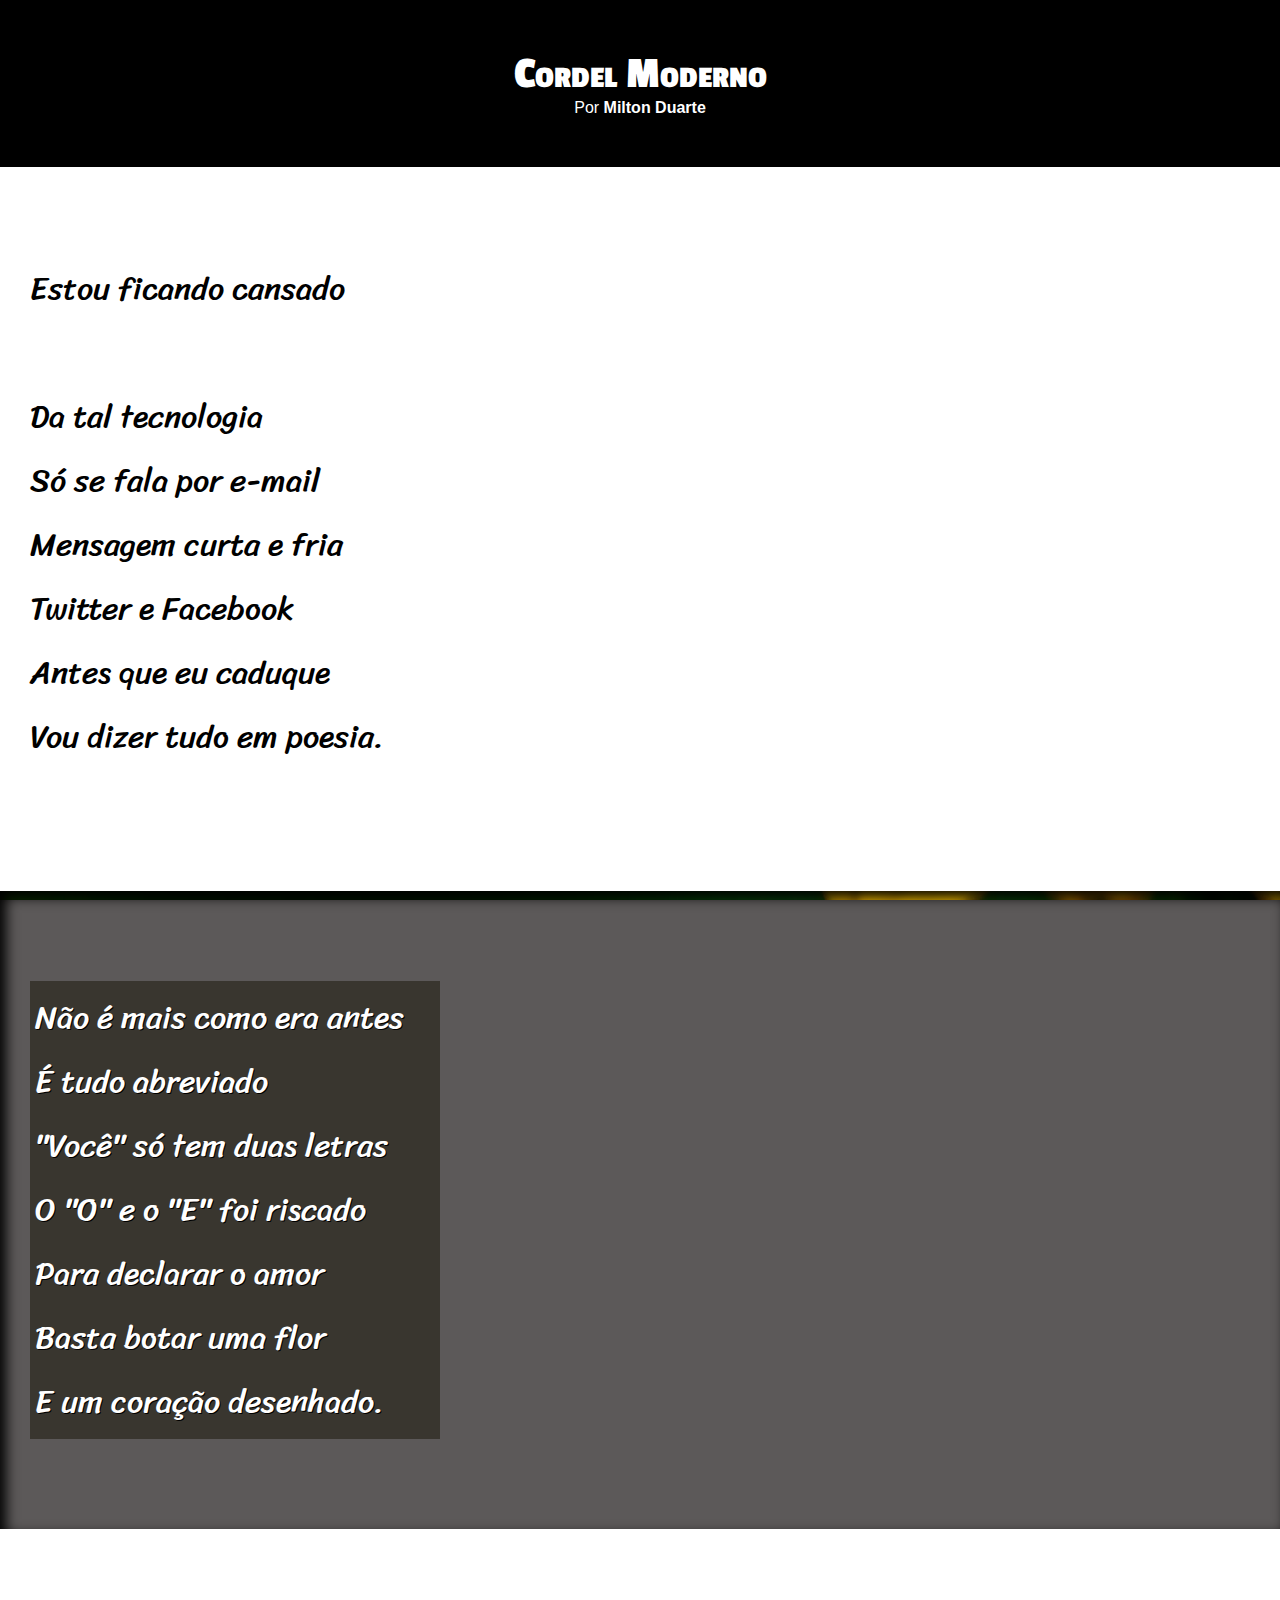
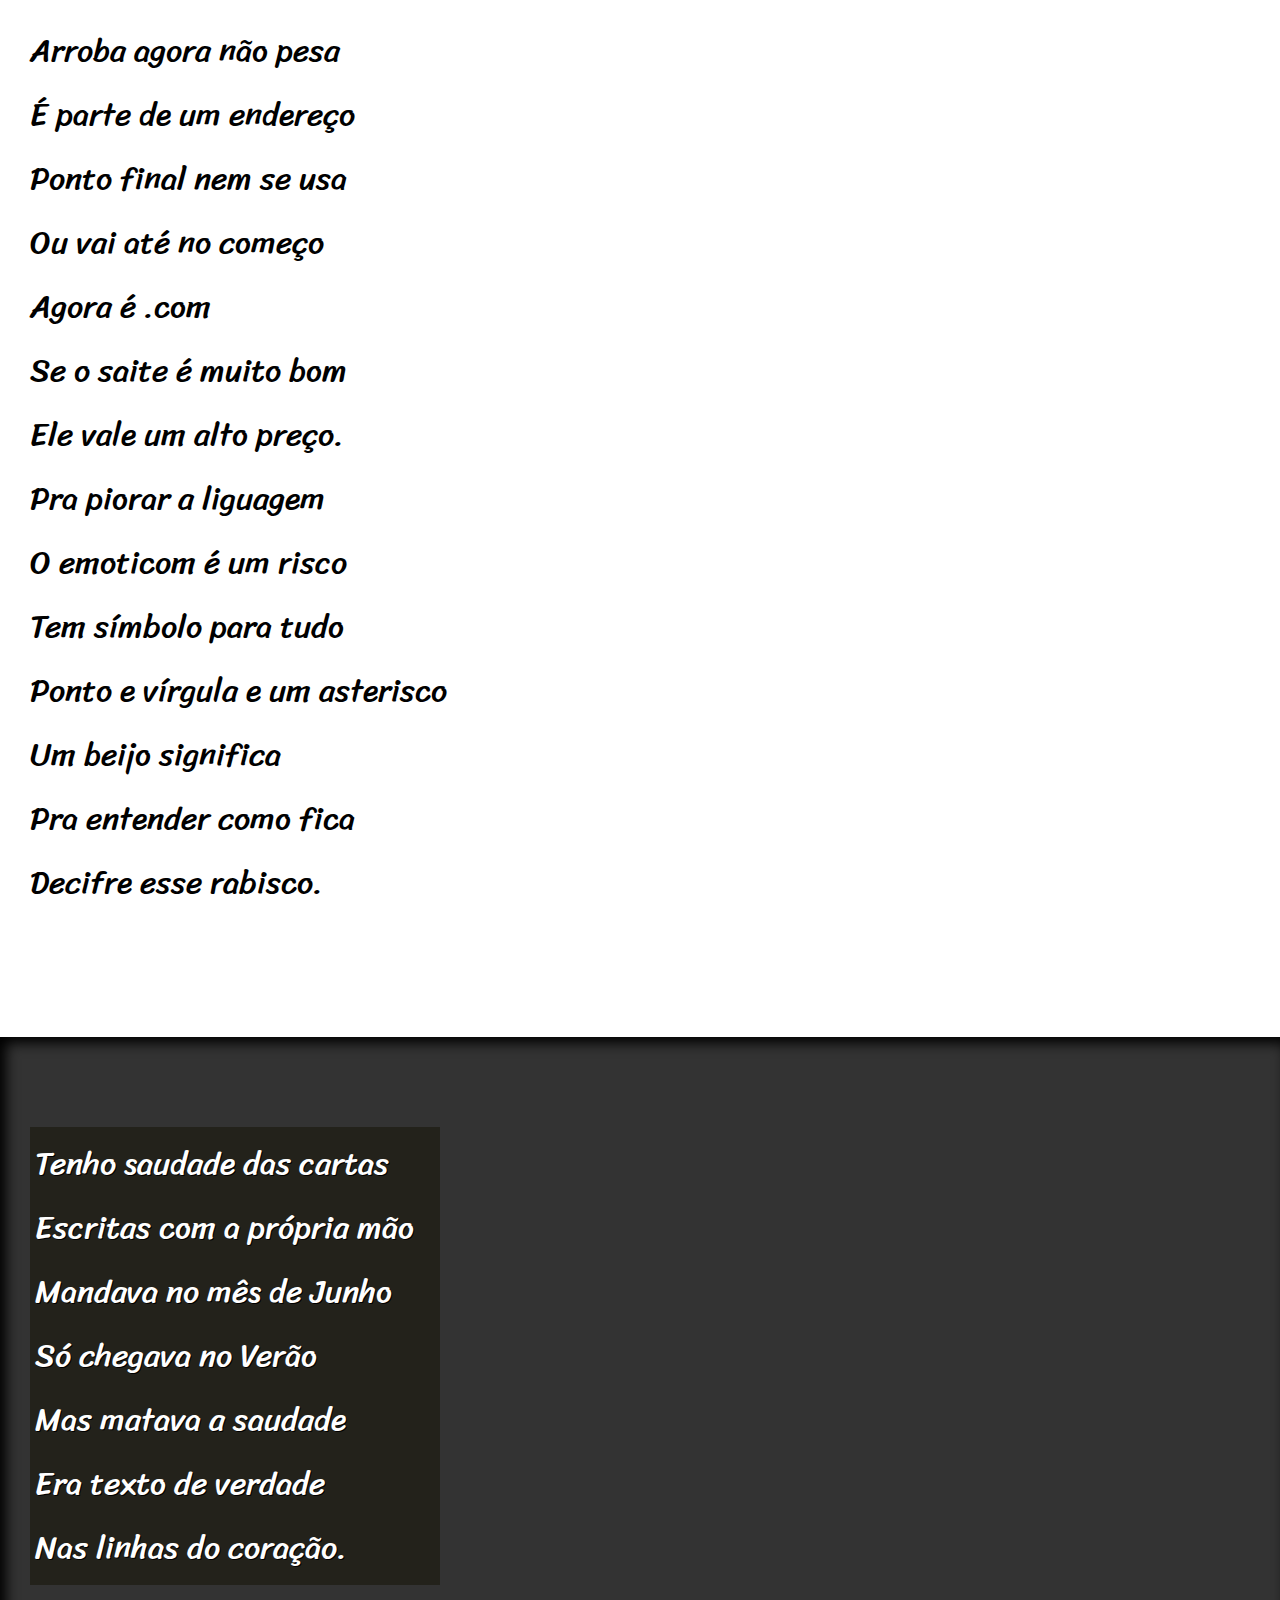
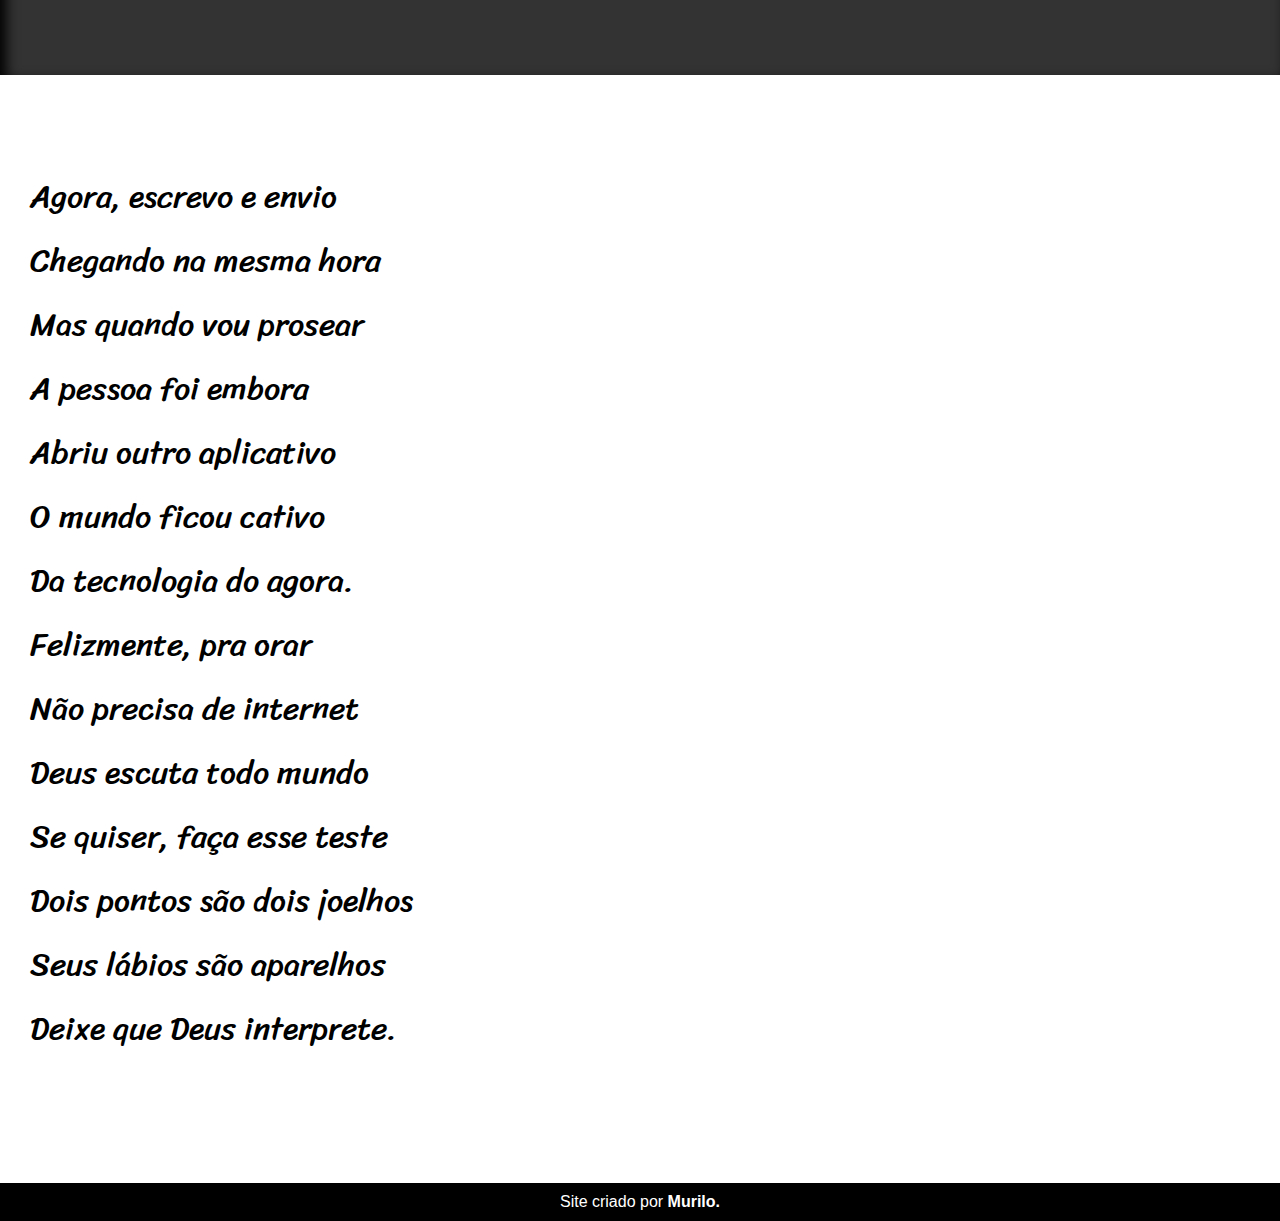
<file: [EX]Cordel Moderno/index.html>
<!DOCTYPE html>
<html lang="pt-br">
<head>
    <meta charset="UTF-8">
    <meta http-equiv="X-UA-Compatible" content="IE=edge">
    <meta name="viewport" content="width=device-width, initial-scale=1.0">
    <link rel="stylesheet" href="estilo/style.css">
    <title>Cordel Moderno</title>
</head>
<body>
    <header>
        <h1>Cordel Moderno</h1>
        <p>
            Por <a href="https://www.recantodasletras.com.br/poesias/3186743" target="_blank">Milton Duarte</a> 
        </p>
    </header>

    <section class="normal">
        <p>
            Estou ficando cansado <br> <br>
            Da tal tecnologia <br>
            Só se fala por e-mail <br>
            Mensagem curta e fria <br>
            Twitter e Facebook <br>
            Antes que eu caduque <br>
            Vou dizer tudo em poesia.
        </p>
    </section>



    <section class="imagem" id="img01">
        <p>
            Não é mais como era antes <br>
            É tudo abreviado <br>
            "Você" só tem duas letras <br>
            O "O" e o "E" foi riscado <br>
            Para declarar o amor <br>
            Basta botar uma flor <br>
            E um coração desenhado.
        </p>
    </section>


<section class="normal">
    
        <p>
            Arroba agora não pesa <br>
            É parte de um endereço <br>
            Ponto final nem se usa <br>
            Ou vai até no começo <br>
            Agora é .com <br>
            Se o saite é muito bom <br>
            Ele vale um alto preço. <br>
            Pra piorar a liguagem <br>
            O emoticom é um risco <br>
            Tem símbolo para tudo <br>
            Ponto e vírgula e um asterisco <br>
            Um beijo significa <br>
            Pra entender como fica <br>
            Decifre esse rabisco.
        </p>
</section>


    <section class="imagem" id="img02">
        <p>
            Tenho saudade das cartas <br>
            Escritas com a própria mão <br>
            Mandava no mês de Junho <br>
            Só chegava no Verão <br>
            Mas matava a saudade <br>
            Era texto de verdade <br>
            Nas linhas do coração.
        </p>
    </section>

<section  class="normal">
    
        <p>
            Agora, escrevo e envio <br>
            Chegando na mesma hora <br>
            Mas quando vou prosear <br>
            A pessoa foi embora <br>
            Abriu outro aplicativo <br>
            O mundo ficou cativo <br>
            Da tecnologia do agora. <br>
            Felizmente, pra orar <br>
            Não precisa de internet <br>
            Deus escuta todo mundo <br>
            Se quiser, faça esse teste <br>
            Dois pontos são dois joelhos <br>
            Seus lábios são aparelhos <br>
            Deixe que Deus interprete.
        </p>
</section>

    <footer>
        <p>Site criado por <a href="https://github.com/gobxd" target="_blank">Murilo.</a></p>
    </footer>
</body>
</html>
</file>
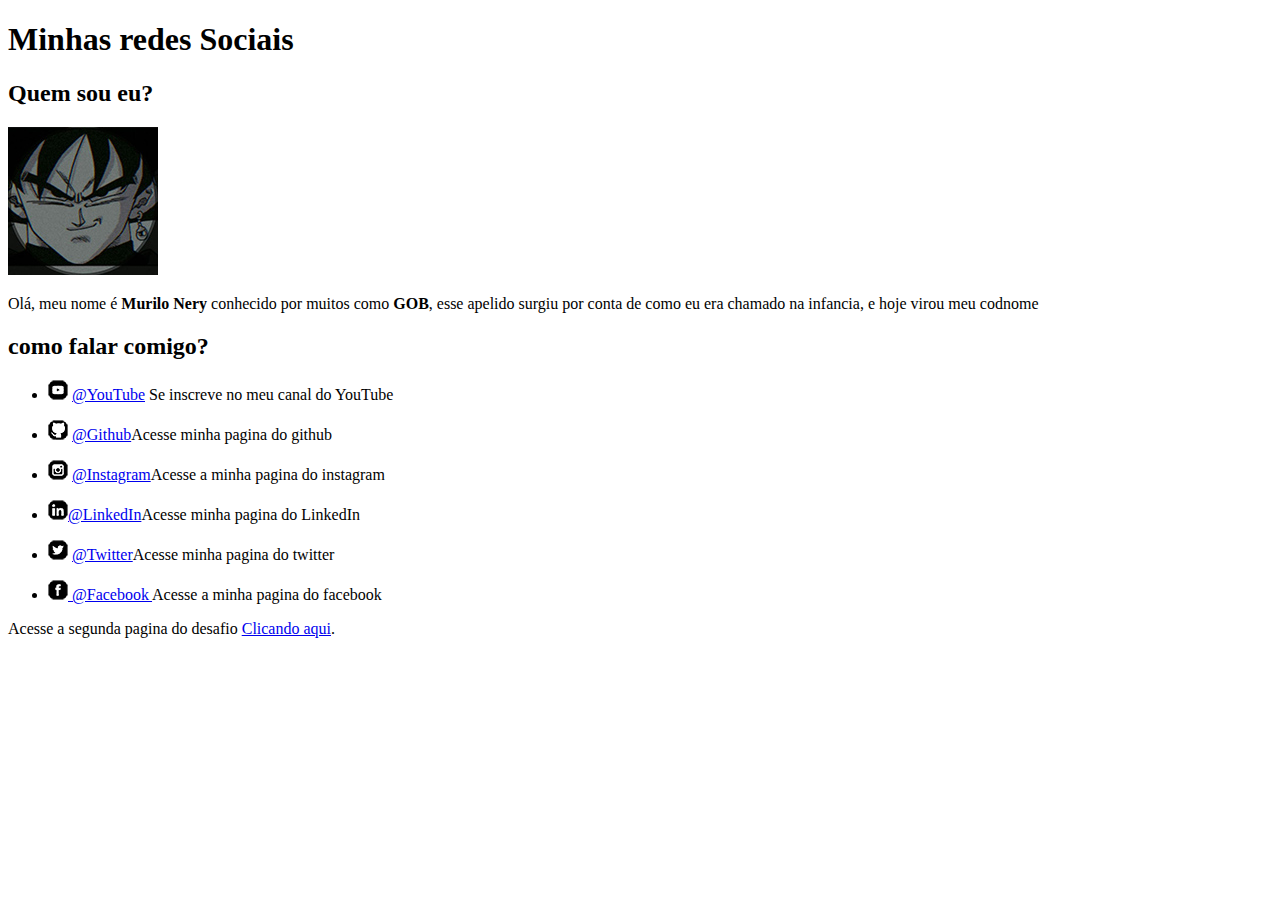
<file: Desafio 001/index.html>
<!DOCTYPE html>
<html lang="en">
<head>
    <meta charset="UTF-8">
    <meta http-equiv="X-UA-Compatible" content="IE=edge">
    <meta name="viewport" content="width=device-width, initial-scale=1.0">
    <title>Document</title>
</head>
<body>
    <h1>Minhas redes Sociais</h1>
    <h2>Quem sou eu?</h2>
    <img src="imagens/IMG_3954.jpg" alt="perfil">
    <p>Olá, meu nome é <strong>Murilo Nery</strong> conhecido por muitos como <strong>GOB</strong>, esse apelido surgiu por conta de como eu era chamado na infancia, e hoje virou meu codnome</p>

    <h2>como falar comigo?</h2>

    <ul>
        <li><p><img src="imagens/icone-youtube.png" alt="Youtube"> <a href="https://www.youtube.com/" target="_blank" rel="external">@YouTube</a> Se inscreve no meu canal do YouTube</p></li>

        <li><p><img src="imagens/icone-github.png" alt="GitHub"> <a href="github.com" target="_blank" rel="external">@Github</a>Acesse minha pagina do github</p></li>

        <li><p><img src="imagens/icone-instagram.png" alt="Instagram"> <a href="instagram.com" target="_blank" rel="external">@Instagram</a>Acesse a minha pagina do instagram</p></li>

        <li><p><img src="imagens/icone-linkedin.png" alt="LinkedIn"><a href="Linkedin.com" target="_blank" rel="external">@LinkedIn</a>Acesse minha pagina do LinkedIn</p></li>

        <li><p><img src="imagens/icone-twitter.png" alt="Twitter"> <a href="twitter.com" target="_blank" rel="external">@Twitter</a>Acesse minha pagina do twitter</p></li>

        <li><p><img src="imagens/icone-facebook.png" alt="Facebook"><a href="facebook.com" > @Facebook </a>Acesse a minha pagina do facebook</p></li>
    </ul>
     <p>Acesse a segunda pagina do desafio <a href="pag002.html">Clicando aqui</a>.</p>
</body>
</html>
</file>
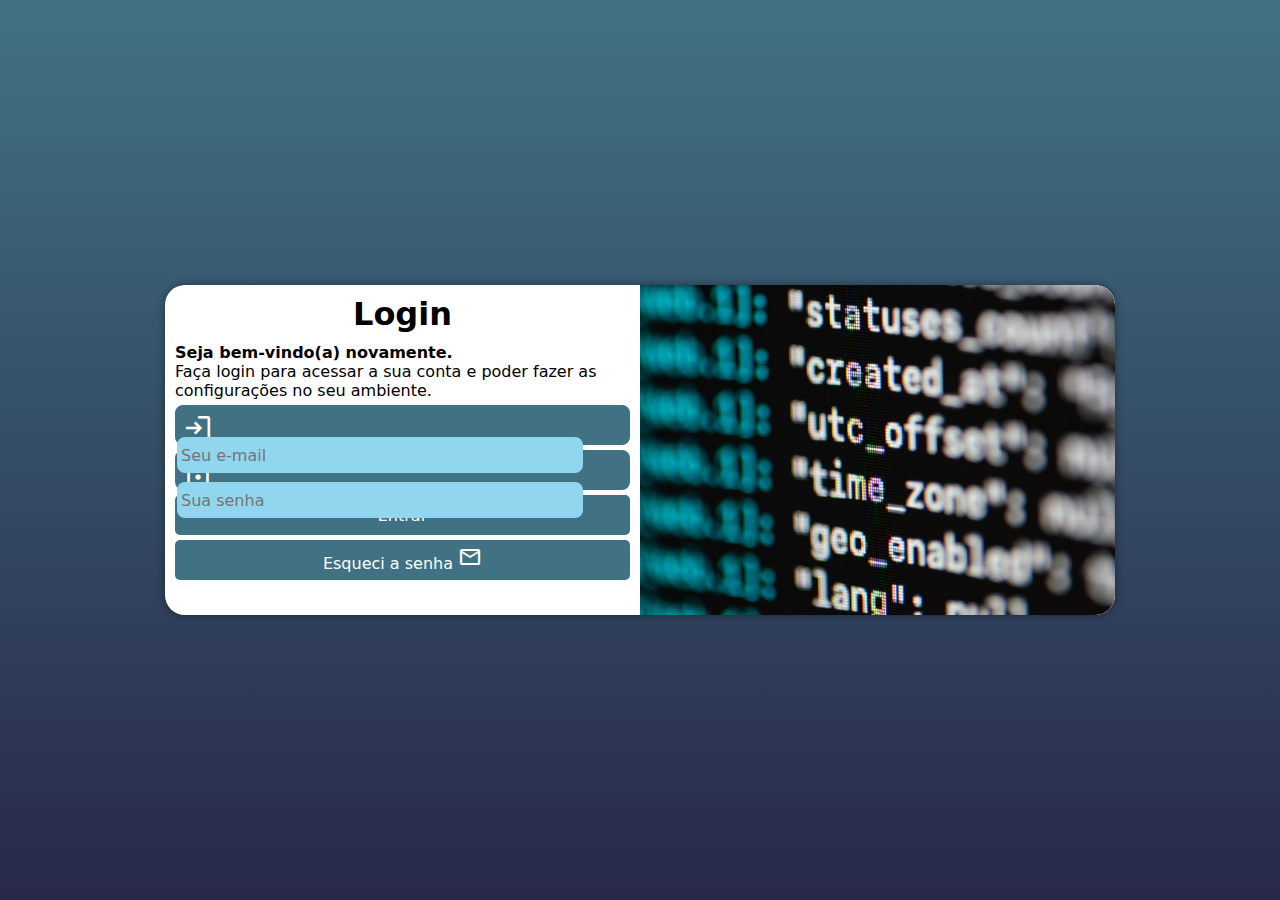
<file: Projeto Login/index.html>
<!DOCTYPE html>
<html lang="pt-br">
<head>
    <meta charset="UTF-8">
    <meta http-equiv="X-UA-Compatible" content="IE=edge">
    <meta name="viewport" content="width=device-width, initial-scale=1.0">
    <title>Login</title>
    <link rel="stylesheet" href="estilos/style.css">
    <link rel="stylesheet" href="estilos/media-query.css">
    <link rel="stylesheet" href="https://fonts.googleapis.com/css2?family=Material+Symbols+Outlined:opsz,wght,FILL,GRAD@20..48,100..700,0..1,-50..200" />
    <link rel="shortcut icon" href="favicon.ico" type="image/x-icon">
</head>
<body>
    <main>
        <section id="login">
             <div id="imagem">

             </div>
             <div id="formulario">
                <h1>Login</h1>
                <p><strong>Seja bem-vindo(a) novamente.</strong><br> 
                    Faça login para acessar a sua conta e poder fazer as configurações no seu ambiente.</p>
                <form action="login.php" method="post" autocomplete="on">
                    <div class="campo">
                        <span class="material-symbols-outlined">
                            login
                            </span>
                        <input type="email" name="login" id="ilogin" placeholder="Seu e-mail" autocomplete="email"  required maxlength="30">
                        <label for="ilogin">Login</label>

                    </div>
                    <div class="campo">
                        <span class="material-symbols-outlined">
                            lock
                            </span>
                        <input type="password" name="senha" id="isenha" placeholder="Sua senha" autocomplete="current-password" required minlength="6" maxlength="20">
                        <label for="isenha">Senha</label>
                    </div>
                    <input type="submit" value="Entrar">
                    <a href="esqueci.html" class="botao">
                        Esqueci a senha <span class="material-symbols-outlined">mail</span>
                    </a>
                </form>
             </div>
        </section>
    </main>
</body>
</html>
</file>
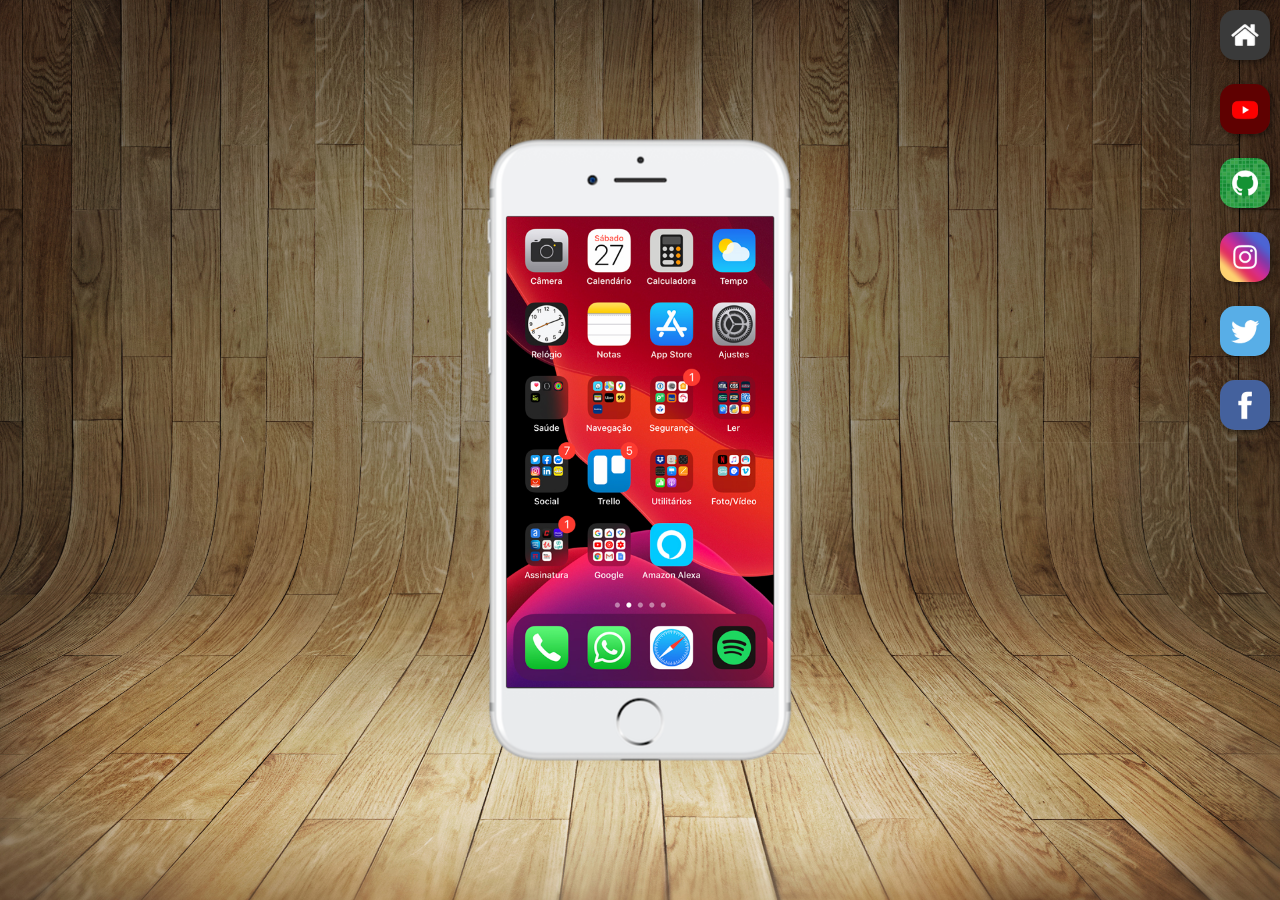
<file: Projeto Social/index.html>
<!DOCTYPE html>
<html lang="en">
<head>
    <meta charset="UTF-8">
    <meta http-equiv="X-UA-Compatible" content="IE=edge">
    <meta name="viewport" content="width=device-width, initial-scale=1.0">
    <link rel="shortcut icon" href="favicon.ico" type="image/x-icon">
    <link rel="stylesheet" href="estilos/style.css">
    <title>Projeto Social</title>
</head>
<body>
     <main>  <!-- CONTEUDO PRINCIPAL -->
            <section id="telefone">   <!-- PRIMEIRA SESSAO -->
                <iframe src="home.html" name="tela" id="tela" frameborder="0">
                    Seu navegador nao é compativel com isso.
                </iframe>
            </section>

            <section id="redes-sociais">
                <a href="home.html" target="tela"><img src="imagens/logo-home.jpg" alt="Home"></a><br>
                <a href="youtube.html" target="tela"><img src="imagens/logo-youtube.jpg" alt="Youtube"></a><br>
                <a href="github.html" target="tela"><img src="imagens/logo-github.jpg" alt="Github"></a><br>
                <a href="instagram.html" target="tela"><img src="imagens/logo-instagram.jpg" alt="Instagram"></a><br>
                <a href="twitter.html" target="tela"><img src="imagens/logo-twitter.jpg" alt="Twitter"></a><br>
                <a href="facebook.html" target="tela"><img src="imagens/logo-facebook.jpg" alt="Facebook"></a><br>
            </section>
    </main>
</body>
</html>
</file>
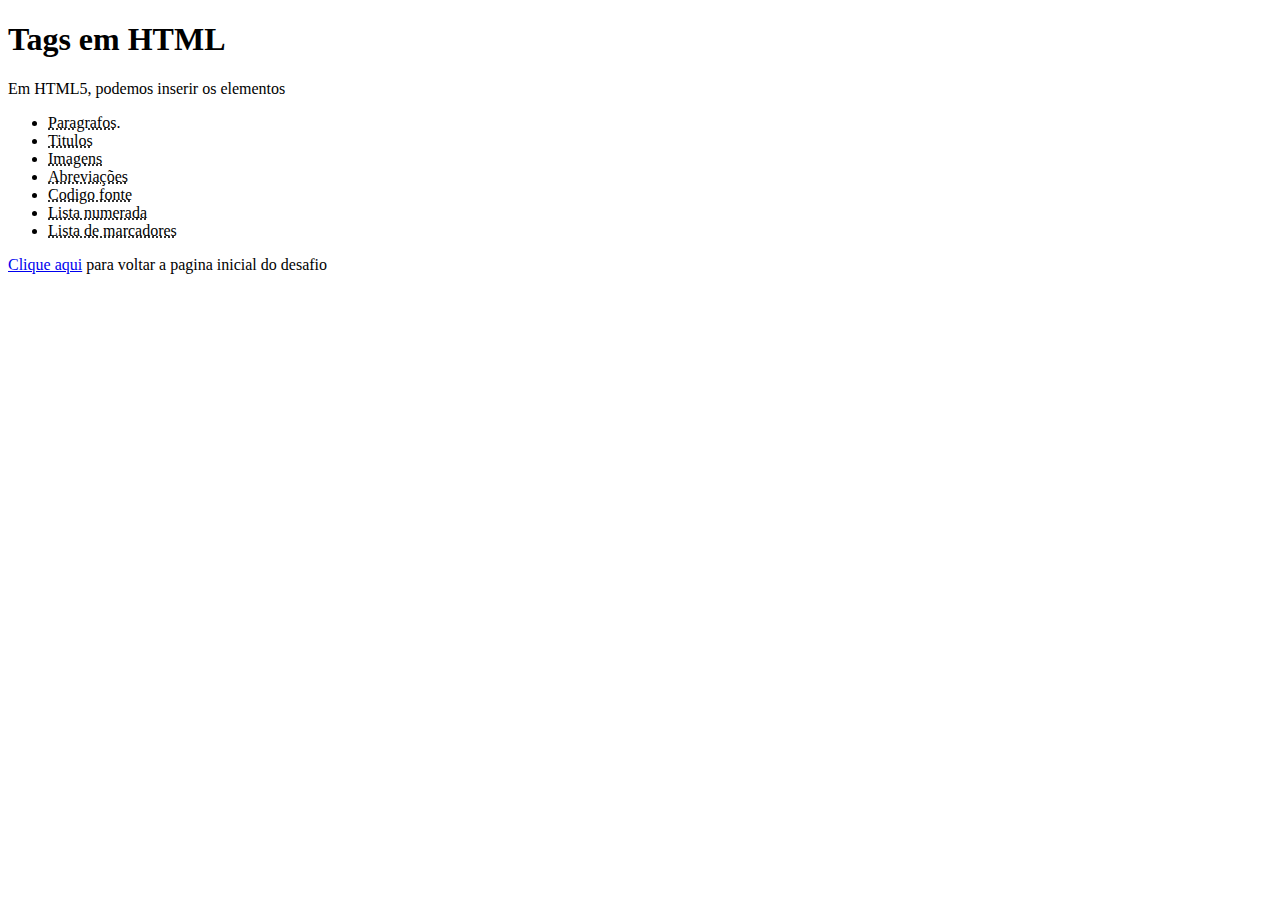
<file: Desafio 001/pag002.html>
<!DOCTYPE html>
<html lang="en">
<head>
    <meta charset="UTF-8">
    <meta http-equiv="X-UA-Compatible" content="IE=edge">
    <meta name="viewport" content="width=device-width, initial-scale=1.0">
    <title>Document</title>
</head>
<body>
    <h1>Tags em HTML</h1>
    <p>Em HTML5, podemos inserir os elementos</p>

    <ul>
        <li> <abbr title="Use a Tag P">Paragrafos</abbr>.</li>
        <li> <abbr title="de H1 a H6">Titulos</abbr></li>
        <li> <abbr title="img">Imagens</abbr></li>
        <li> <abbr title="abbr">Abreviações</abbr></li>
        <li> <abbr title="code">Codigo fonte</abbr></li>
        <li> <abbr title="ol li">Lista numerada</abbr></li>
        <li> <abbr title="ul li">Lista de marcadores</abbr></li>
    </ul>
    <p><a href="index.html">Clique aqui</a> para voltar a pagina inicial do desafio</p>
</body>
</html>
</file>
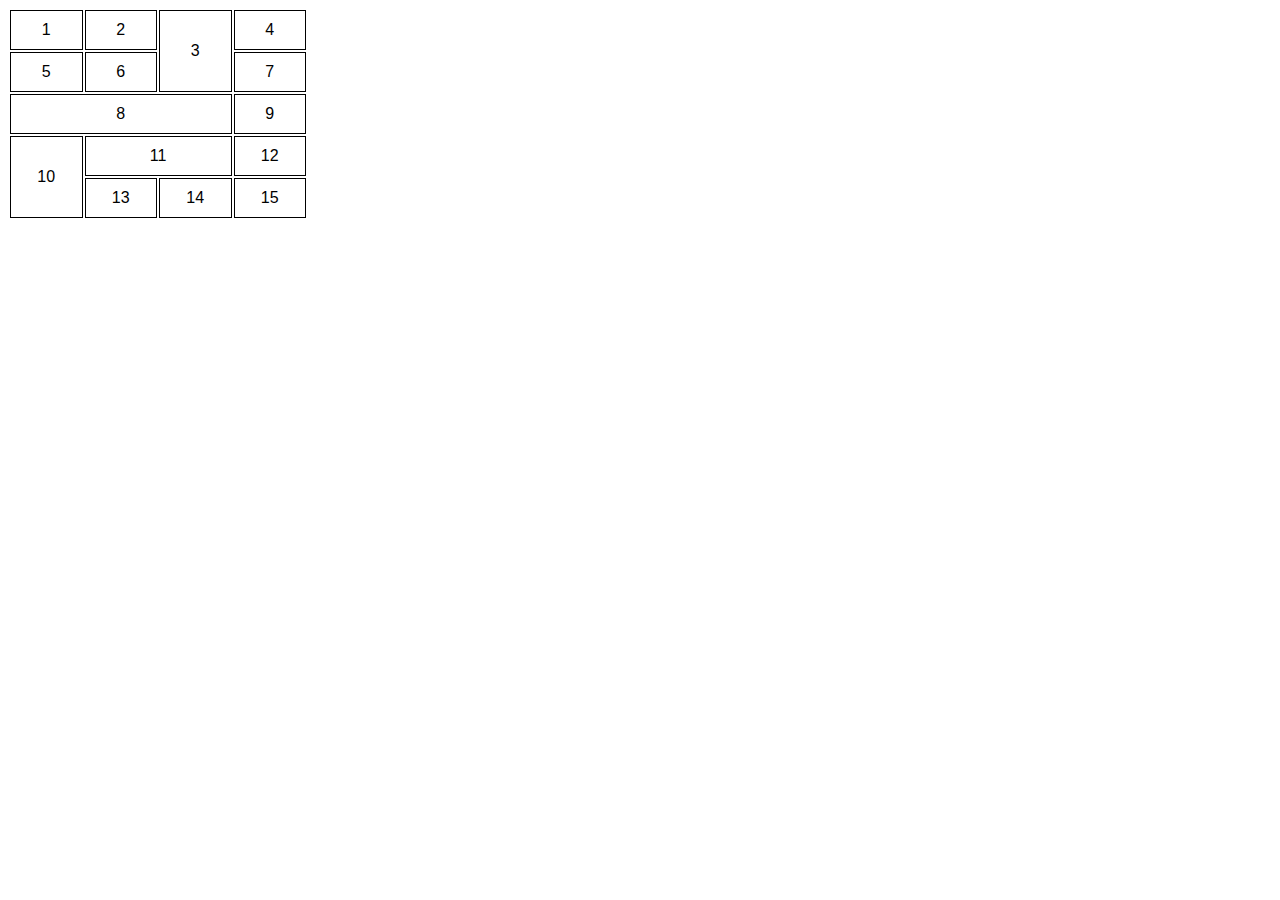
<file: Desafio 003/parte1.html>
<!DOCTYPE html>
<html lang="en">
<head>
    <meta charset="UTF-8">
    <meta http-equiv="X-UA-Compatible" content="IE=edge">
    <meta name="viewport" content="width=device-width, initial-scale=1.0">
    <title>Parte 1</title>
    <style>
        body {
            font-family: Arial, Helvetica, sans-serif;
        }
        table {
            /* border-collapse: collapse ; junta todas as bordas tirando o espaço entre elas */
            width: 300px;
        }
        td {
            border: 1px solid black;
            padding: 10px; /*espaçamento interno*/
            text-align: center;
        }
    </style>
</head>
<body>

    <!-- rowpan="numero" = expande em linhas -->
    <!-- colspan="numero" = expande em colunas -->
    <table>
        <tr>
            <td>1</td>
            <td>2</td>
            <td rowspan="2">3</td>
            <td>4</td>
        </tr>
        <tr>
            <td>5</td>
            <td>6</td>
            <td>7</td>
        </tr>
        <tr>
            <td colspan="3">8</td>
            <td>9</td>
        </tr>
        <tr>
            <td rowspan="2">10</td>
            <td colspan="2">11</td>
            <td>12</td>
        </tr>
        <tr>
            <td>13</td>
            <td>14</td>
            <td>15</td>
        </tr>
    </table>
</body>
</html>
</file>
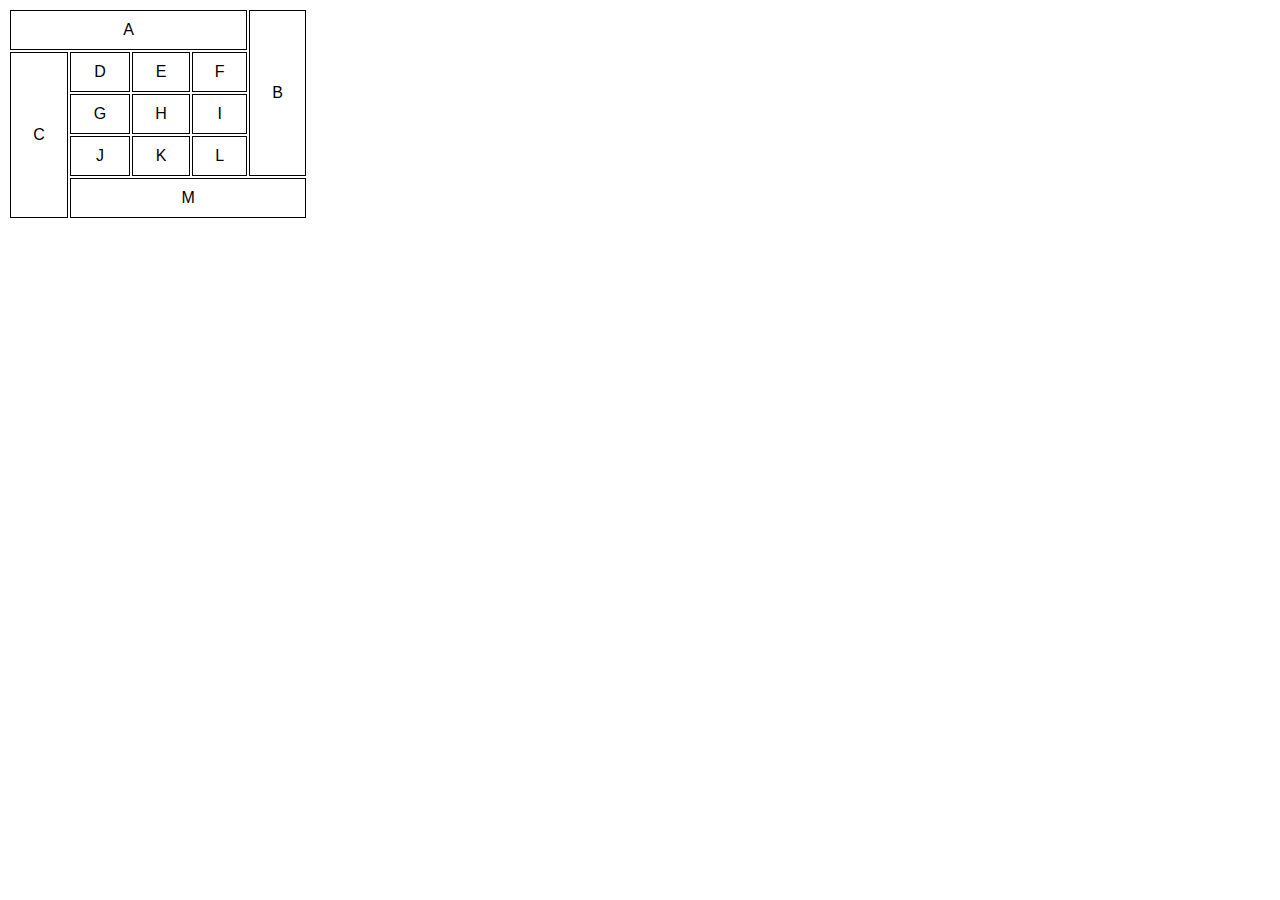
<file: Desafio 003/parte2.html>
<!DOCTYPE html>
<html lang="en">
<head>
    <meta charset="UTF-8">
    <meta http-equiv="X-UA-Compatible" content="IE=edge">
    <meta name="viewport" content="width=device-width, initial-scale=1.0">
    <title>Parte 2</title>
    <style>
        body {
            font-family: Arial, Helvetica, sans-serif;
        }
         table {
            width: 300px;
         }
         td {
            border: 1px solid black;
            padding: 10px;
            text-align: center;
         }
    </style>
</head>
<body>
    <table>
        <tr>
            <td colspan="4">A</td>
            <td rowspan="4">B</td>
        </tr>
        <tr>
            <td rowspan="4">C</td>
            <td>D</td>
            <td>E</td>
            <td>F</td>
        </tr>
        <tr>
            <td>G</td>
            <td>H</td>
            <td>I</td>
        </tr>
        <tr>
            <td>J</td>
            <td>K</td>
            <td>L</td>
        </tr>
        <tr>
            <td colspan="4">M</td>
        </tr>
    </table>
</body>
</html>
</file>
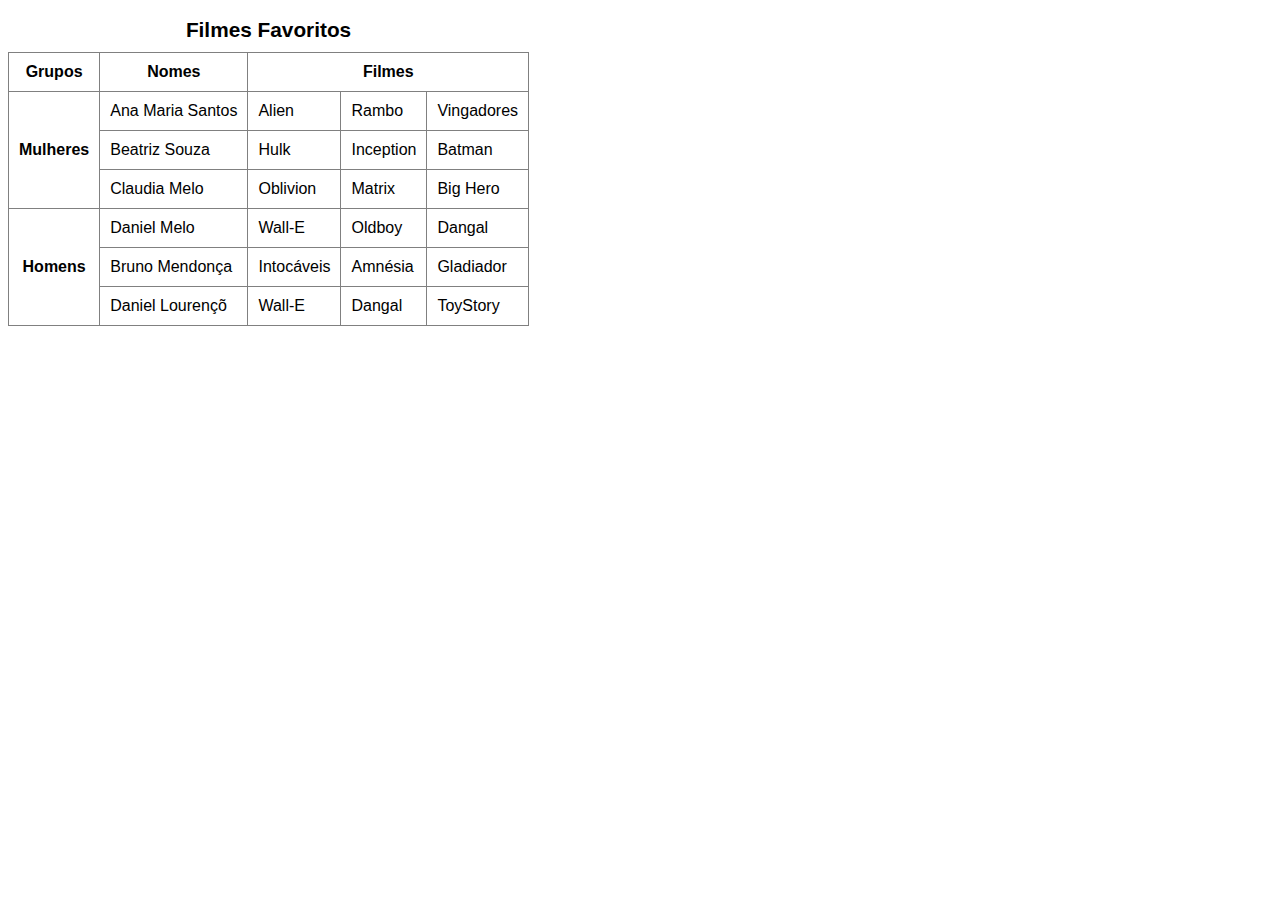
<file: Desafio 003/parte3.html>
<!DOCTYPE html>
<html lang="pt-br">
<head>
    <meta charset="UTF-8">
    <meta http-equiv="X-UA-Compatible" content="IE=edge">
    <meta name="viewport" content="width=device-width, initial-scale=1.0">
    <title>Parte 3</title>
    <style>
        body {
            font-family: Arial, Helvetica, sans-serif;
        }
         table {
            border-collapse: collapse;
         }
         caption {
            font-size: 1.3em;
            font-weight: bold;
            padding: 10px;
         }
         th, td {
            border: 1px solid gray;
            padding: 10px;
         }
    </style>
</head>
<body>
    <table>
    <caption>
        Filmes Favoritos
    </caption>
    <thead>
        <tr>
            <th scope="col">Grupos</th>
            <th scope="col">Nomes</th>
            <th colspan="3" scope="colgroup">Filmes</th>
        </tr>
    </thead>
        <tbody>
            <tr>
                <th rowspan="3" scope="rowgroup">Mulheres</th>
                <td>Ana Maria Santos</td>
                <td>Alien</td>
                <td>Rambo</td>
                <td>Vingadores</td>
            </tr>
            <tr>
                <td>Beatriz Souza</td>
                <td>Hulk</td>
                <td>Inception</td>
                <td>Batman</td>
            </tr>
            <tr>
                <td>Claudia Melo</td>
                <td>Oblivion</td>
                <td>Matrix</td>
                <td>Big Hero</td>
            </tr>
            <tr>
               <th rowspan="3" scope="rowgroup">Homens</th>
               <td>Daniel Melo</td>
               <td>Wall-E</td>
               <td>Oldboy</td>
               <td>Dangal</td>
            </tr>
            <tr>
                <td>Bruno Mendonça</td>
                <td>Intocáveis</td>
                <td>Amnésia</td>
                <td>Gladiador</td>
            </tr>
            <tr>
                <td>Daniel Lourençõ</td>
                <td>Wall-E</td>
                <td>Dangal</td>
                <td>ToyStory</td>
            </tr>
        </tbody>
    </table>
</body>
</html>
</file>
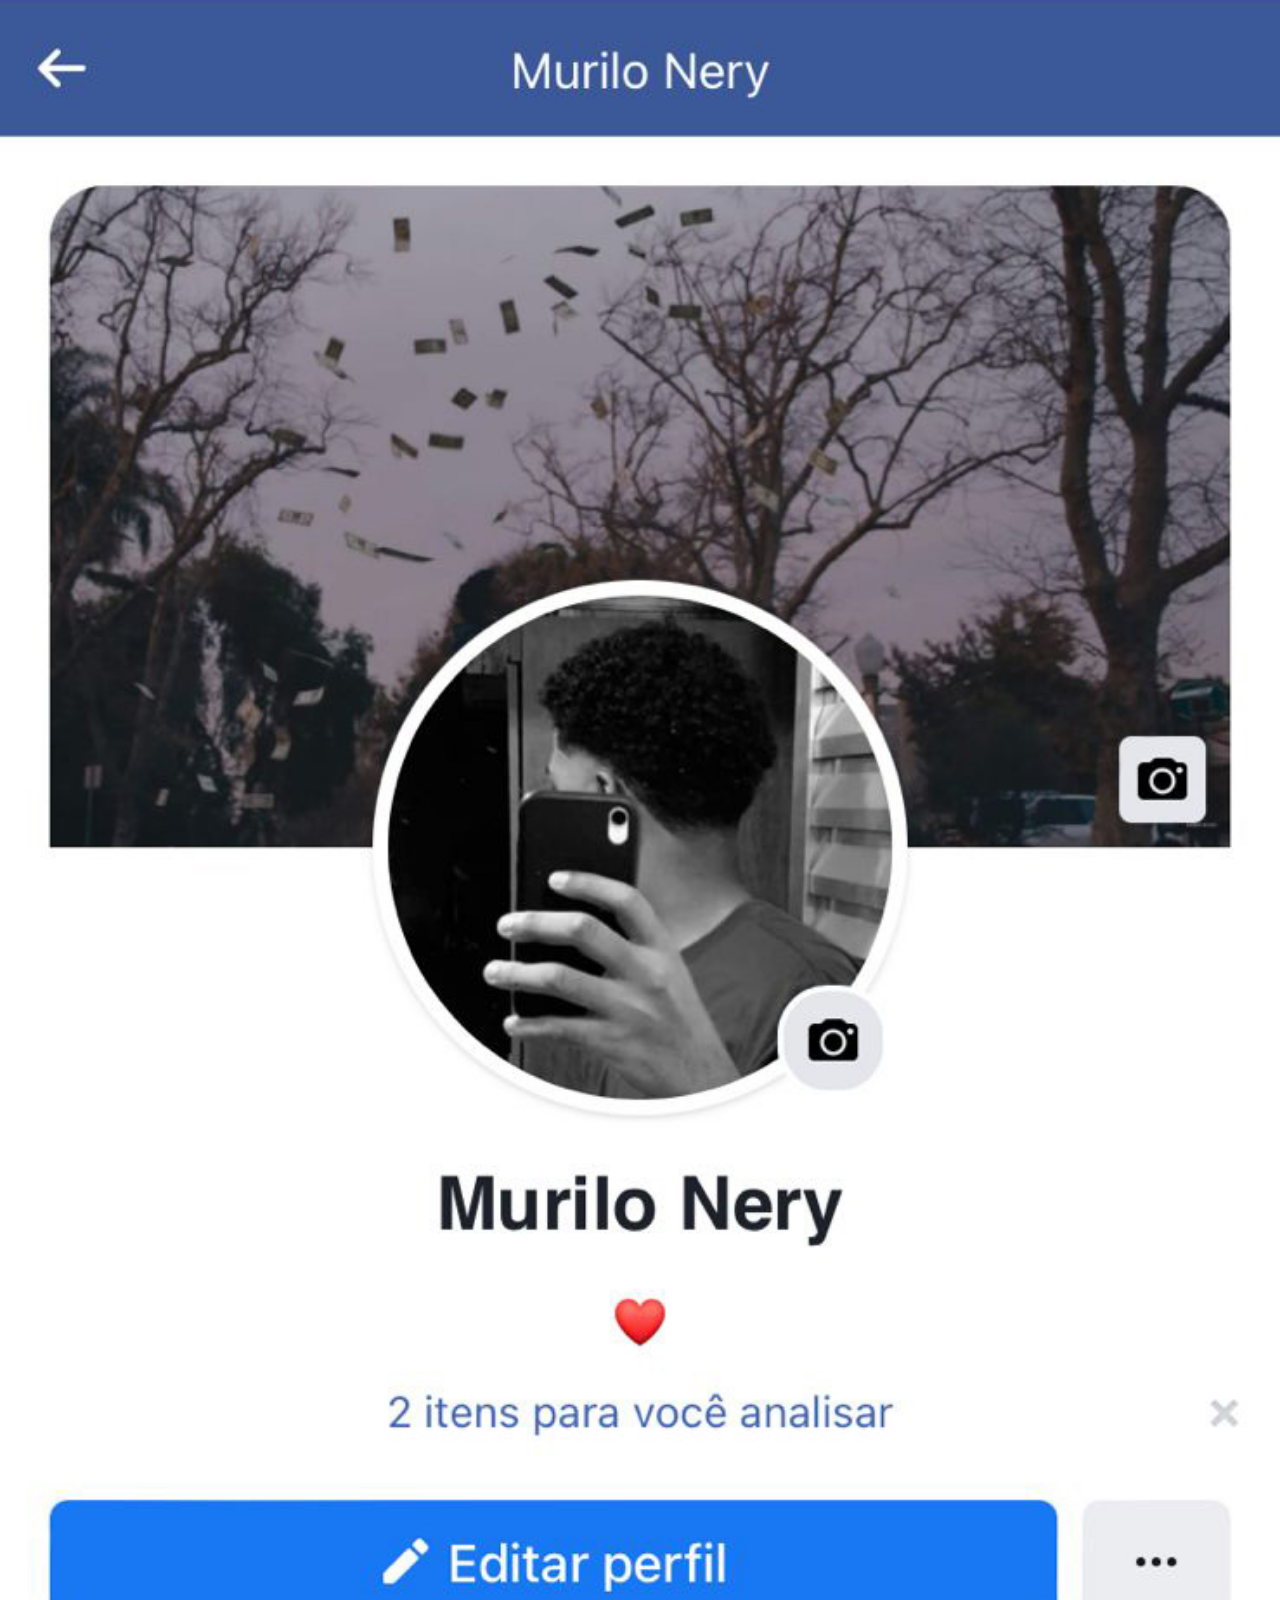
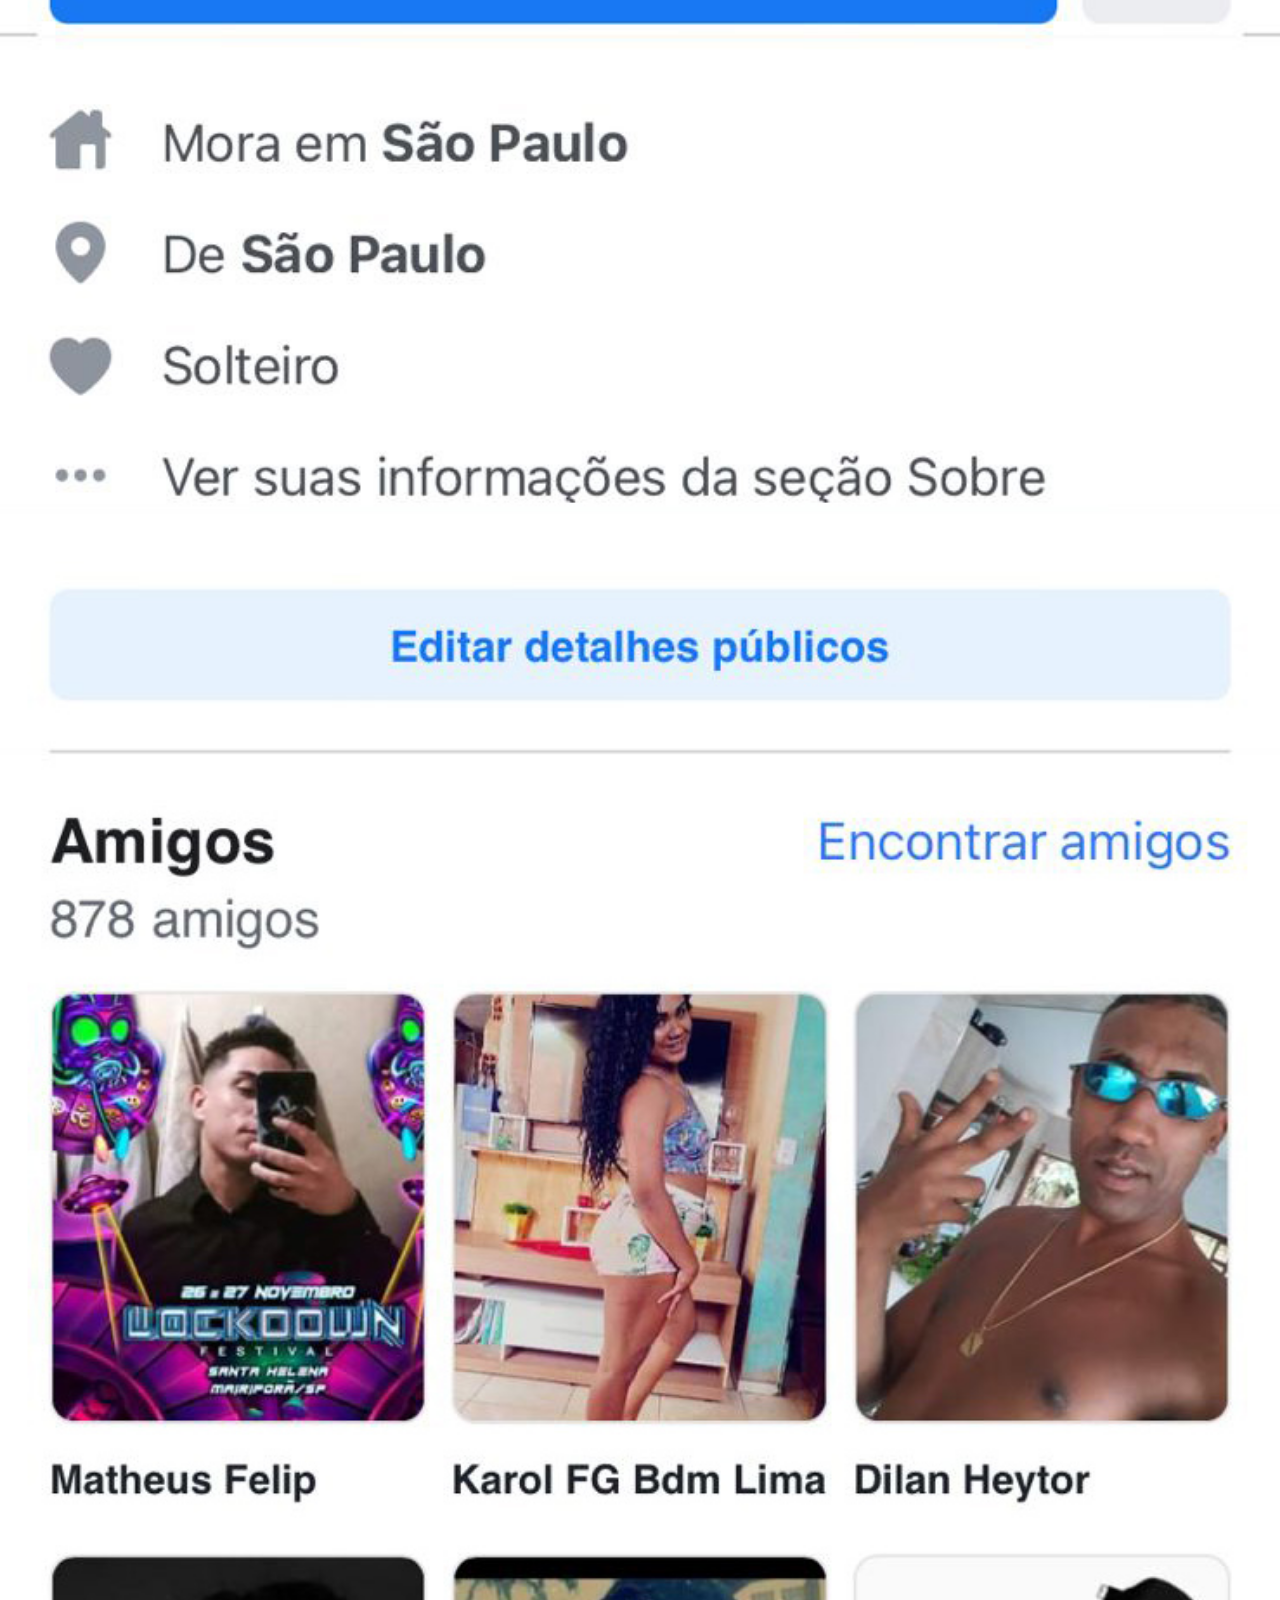
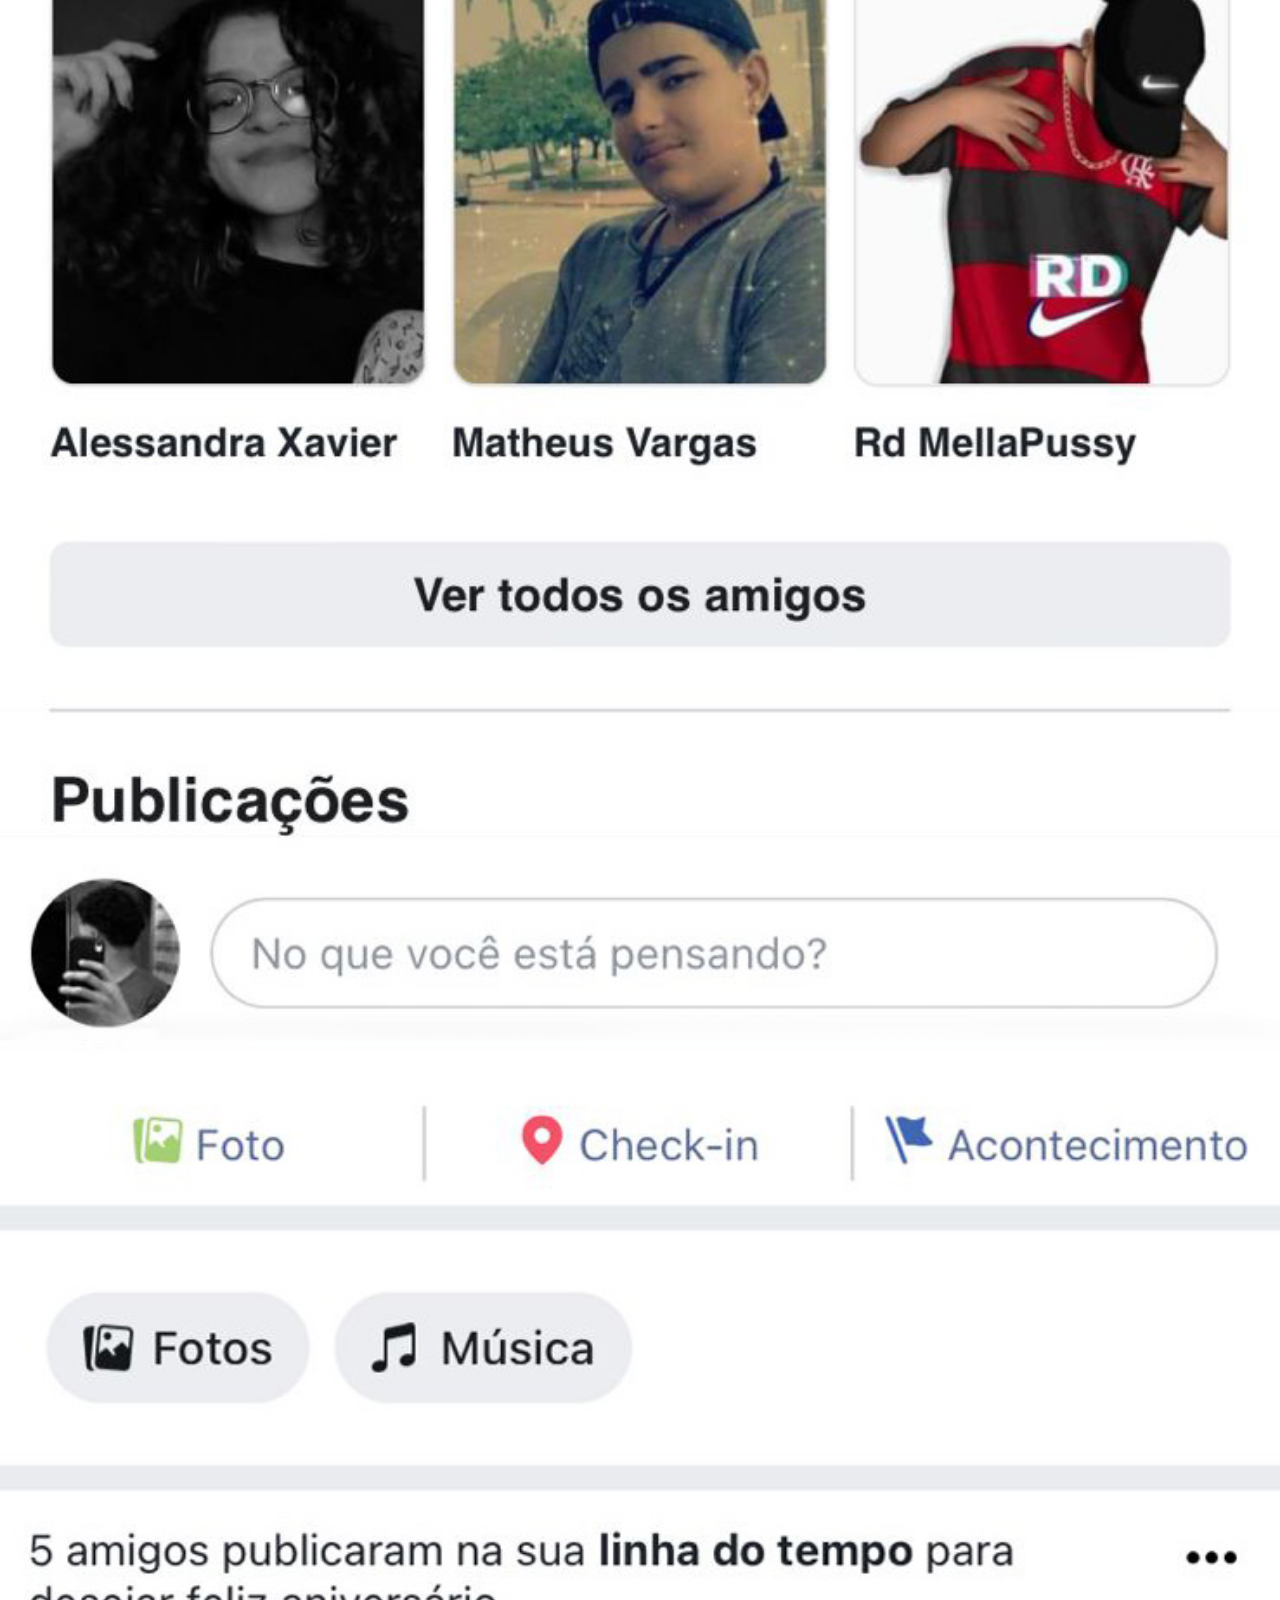
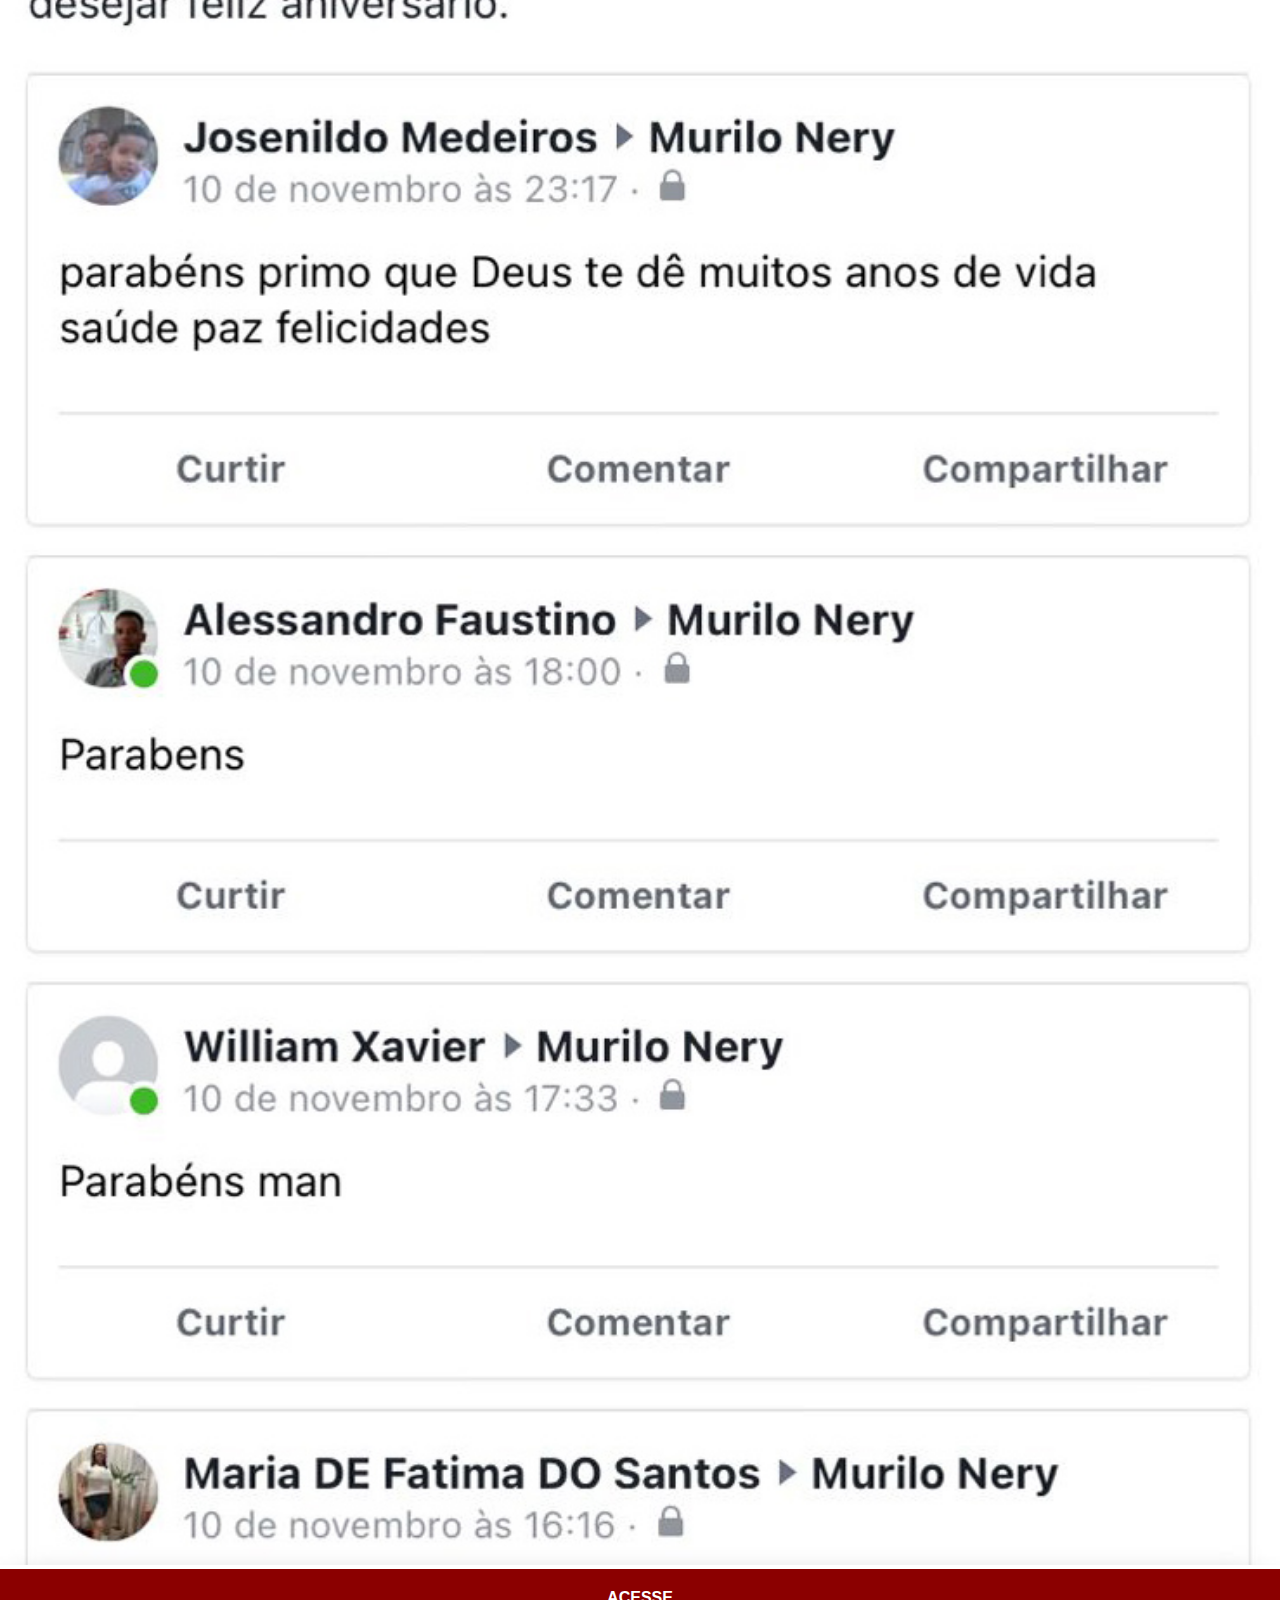
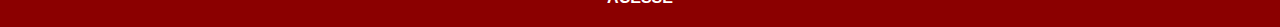
<file: Projeto Social/facebook.html>
<!DOCTYPE html>
<html lang="pt-br">
<head>
    <meta charset="UTF-8">
    <meta http-equiv="X-UA-Compatible" content="IE=edge">
    <meta name="viewport" content="width=device-width, initial-scale=1.0">
    <link rel="stylesheet" href="estilos/social.css">
    <title>Facebook</title>
</head>
    
<body>
    <img src="imagens/tela-facebook.jpg" alt="Facebook">
    <a href="https://www.facebook.com/Murilo.GOB07/" target="_blank">ACESSE</a>
</body>
</html>
</file>
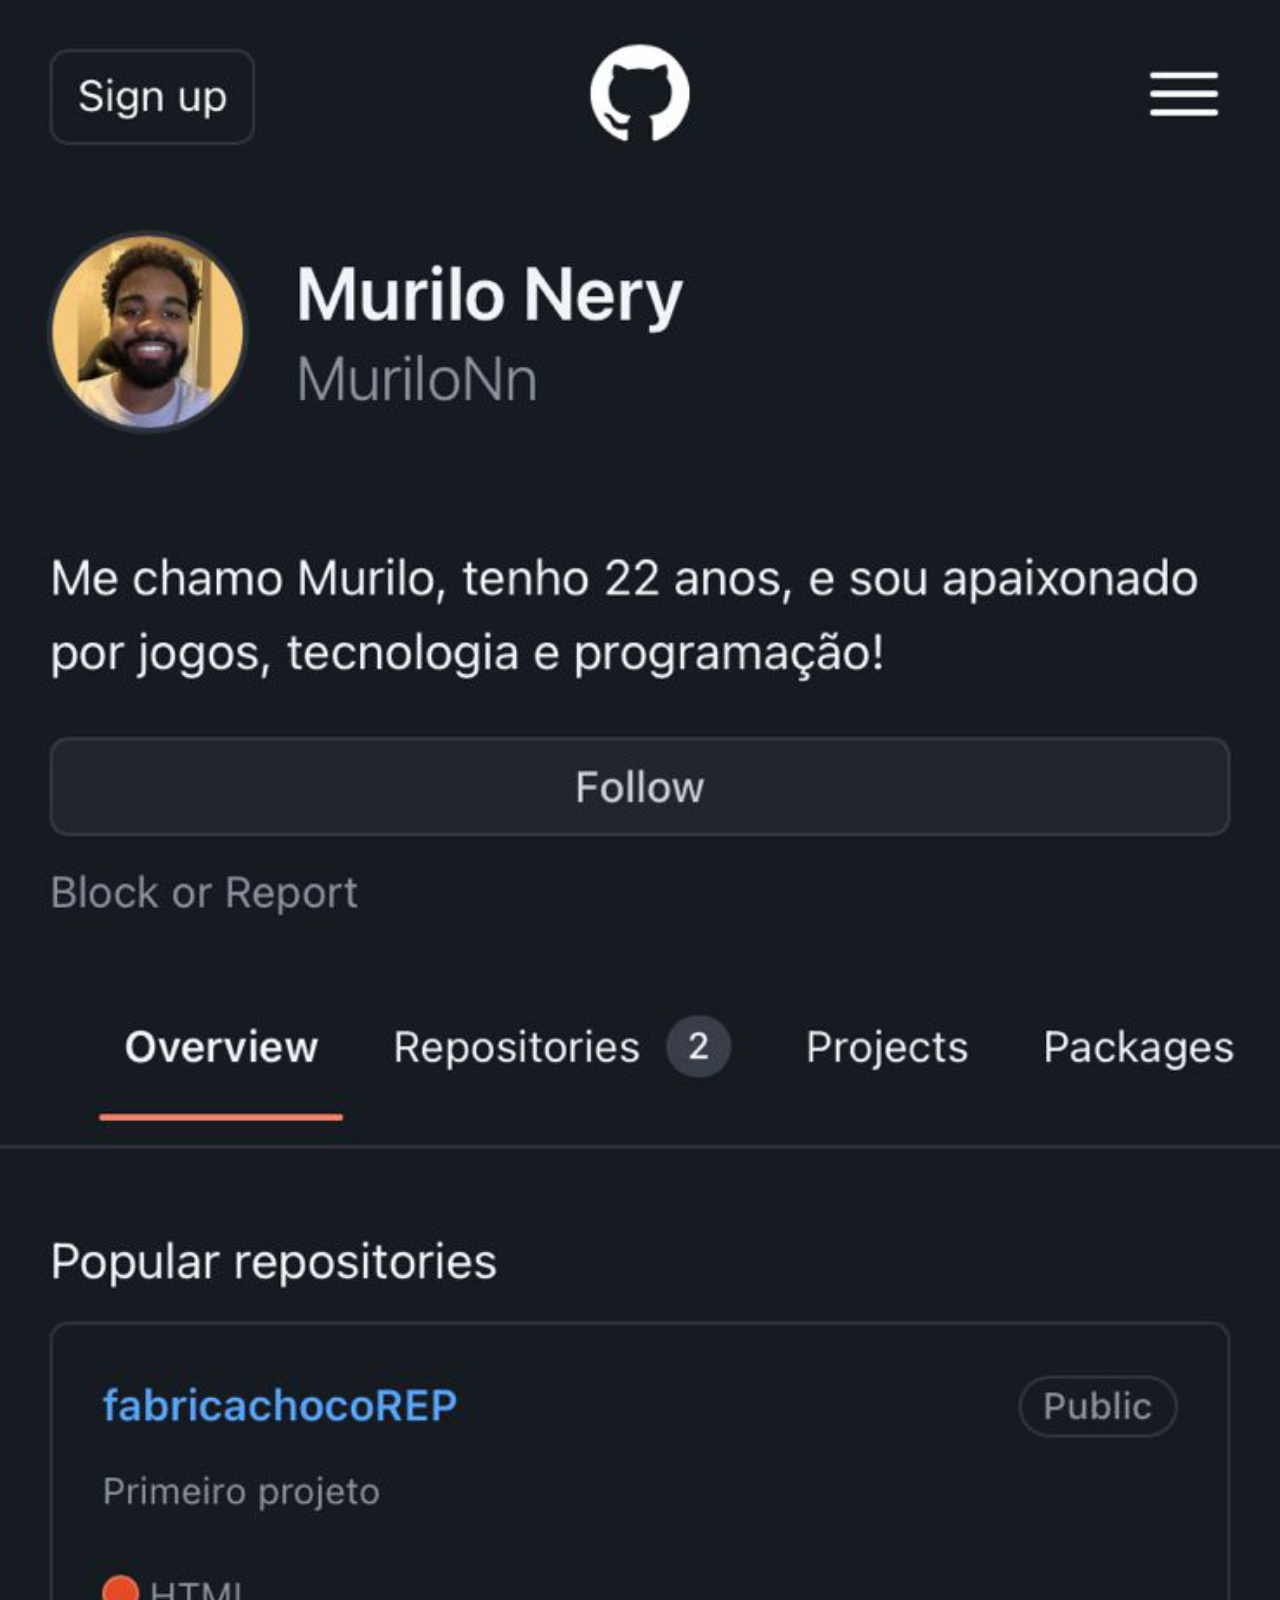
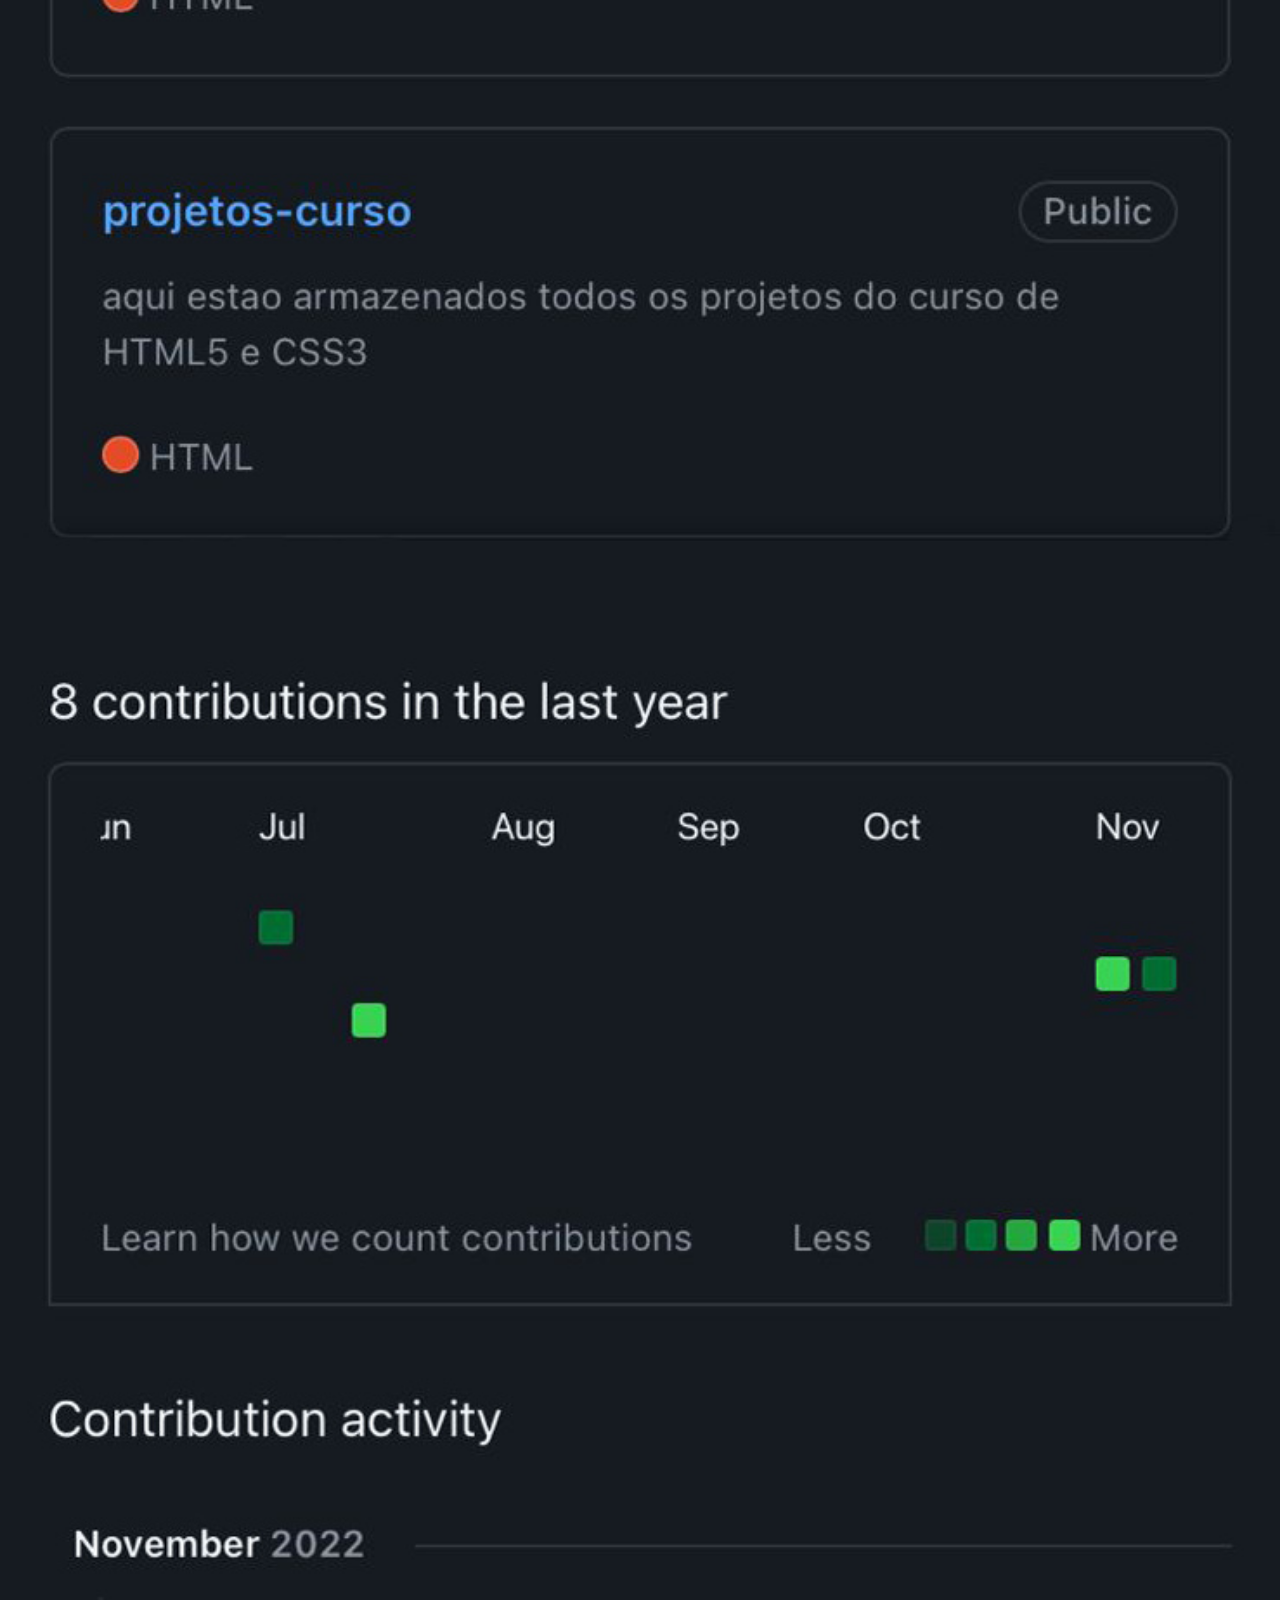
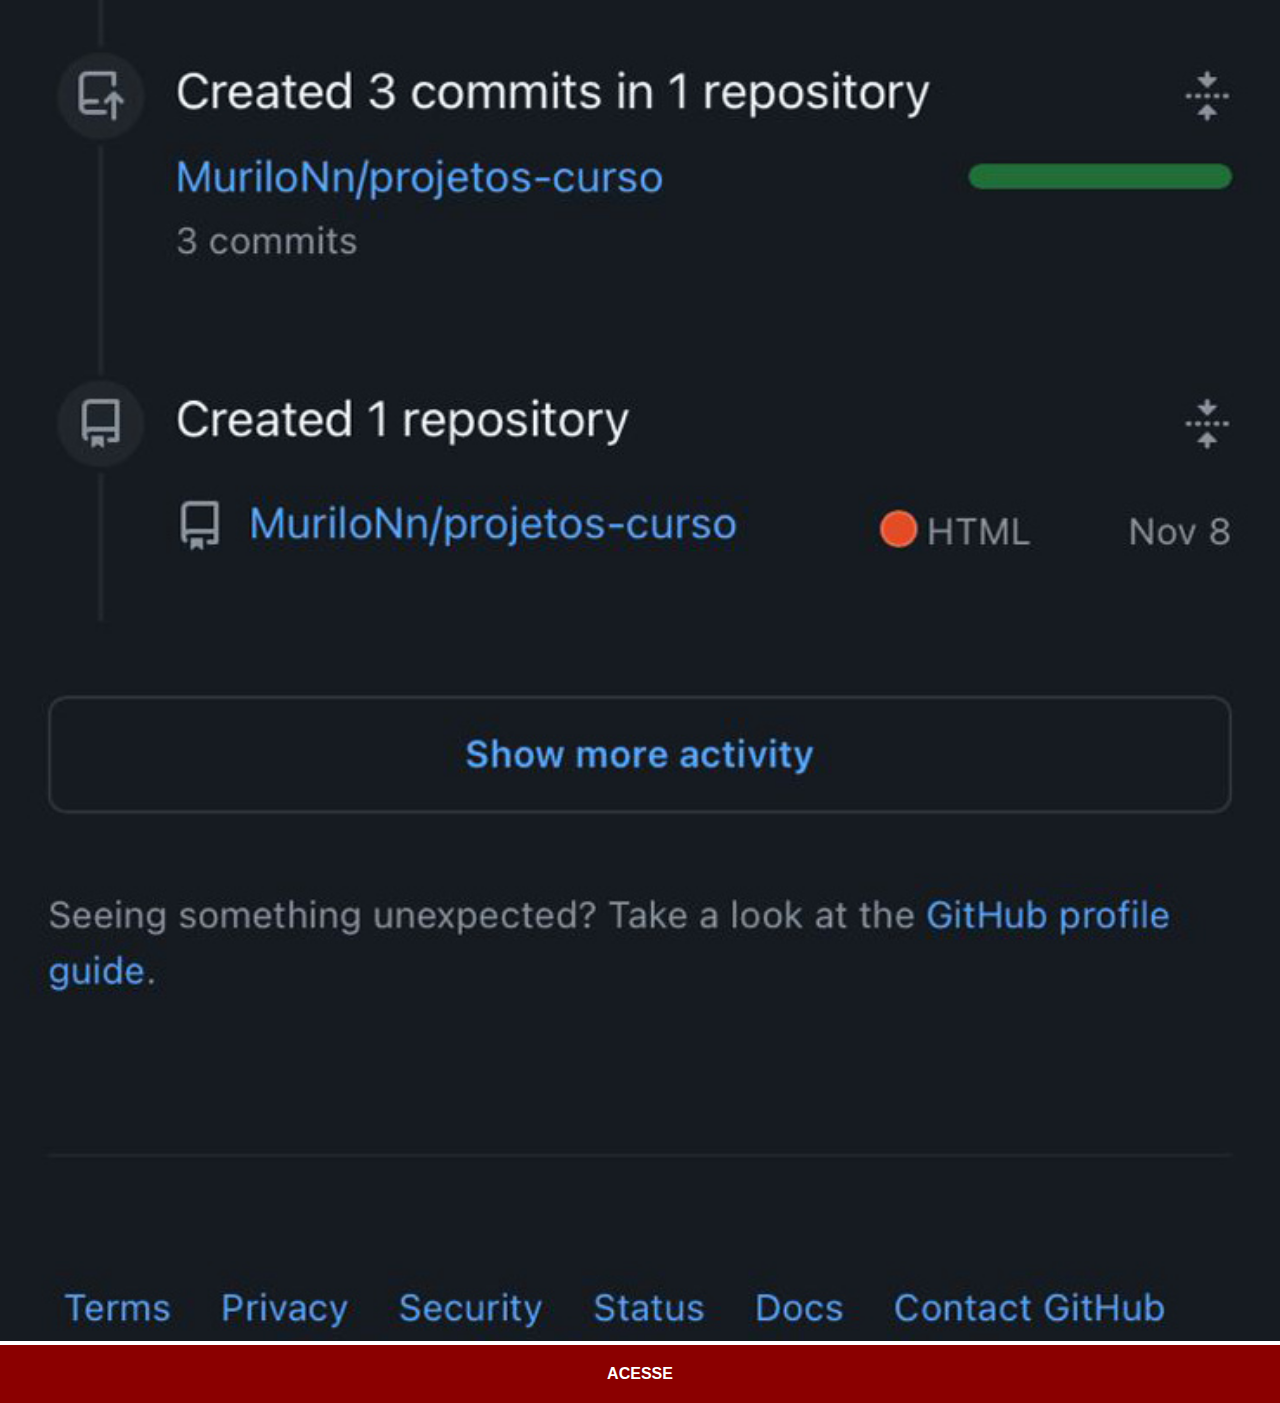
<file: Projeto Social/github.html>
<!DOCTYPE html>
<html lang="pt-br">
<head>
    <meta charset="UTF-8">
    <meta http-equiv="X-UA-Compatible" content="IE=edge">
    <meta name="viewport" content="width=device-width, initial-scale=1.0">
    <link rel="stylesheet" href="estilos/social.css">
    <title>Github</title>
</head>
    
<body>
    <img src="imagens/tela-github.jpg" alt="Github">
    <a href="https://github.com/MuriloNn?tab=repositories" target="_blank">ACESSE</a>
</body>
</html>
</file>
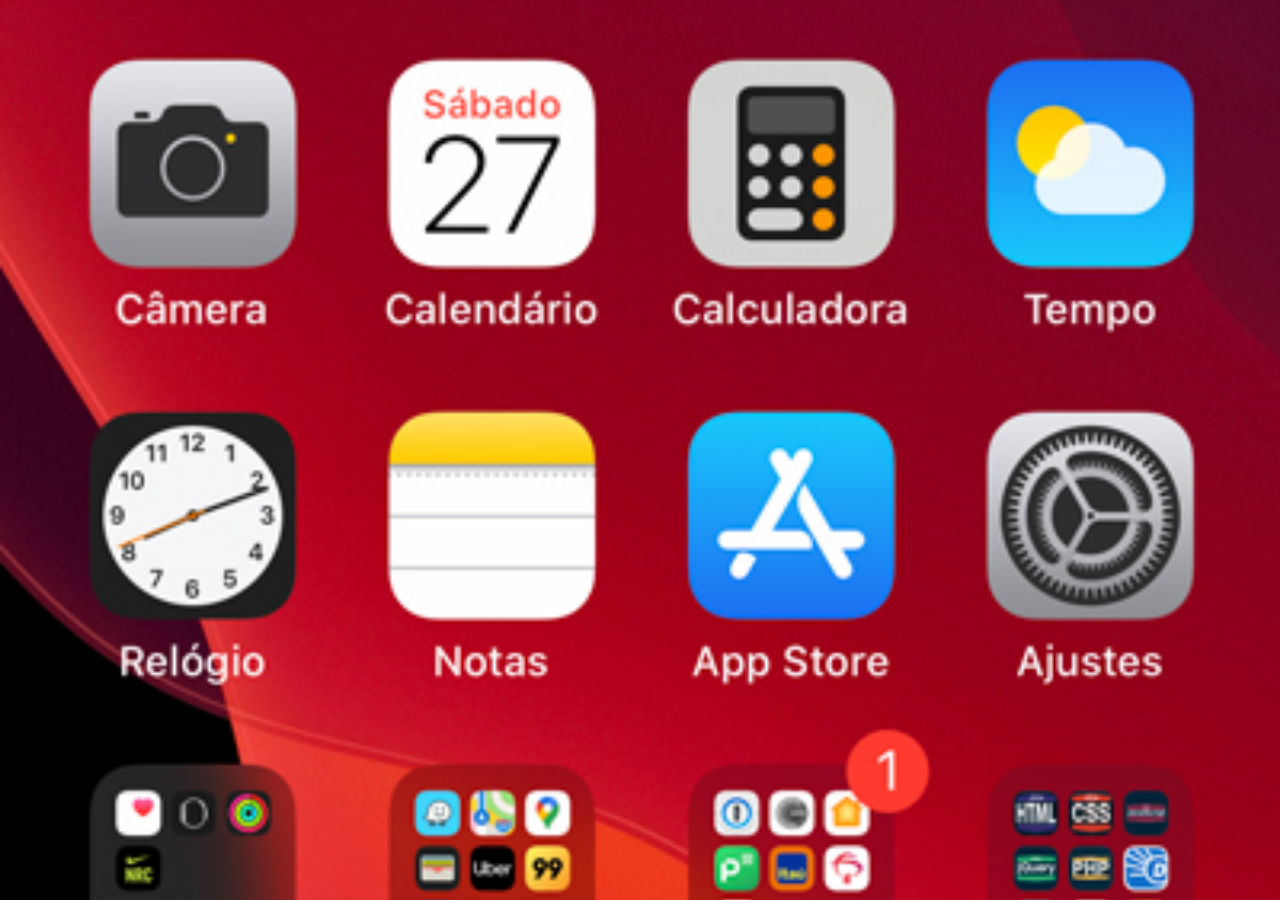
<file: Projeto Social/home.html>
<!DOCTYPE html>
<html lang="en">
<head>
    <meta charset="UTF-8">
    <meta http-equiv="X-UA-Compatible" content="IE=edge">
    <meta name="viewport" content="width=device-width, initial-scale=1.0">
    <title>Document</title>
</head>
    <style>
        * {
            margin: 0px;
            padding: 0px;
        }

        body {
            width: 100vw;
            height: 100vh;
            background: black url(imagens/tela-home.jpg) no-repeat top center;  /* top center = em cima no centro, bottom left = em baixo esquerda */
            background-size: cover;
        }
    </style>
<body>
    
</body>
</html>
</file>
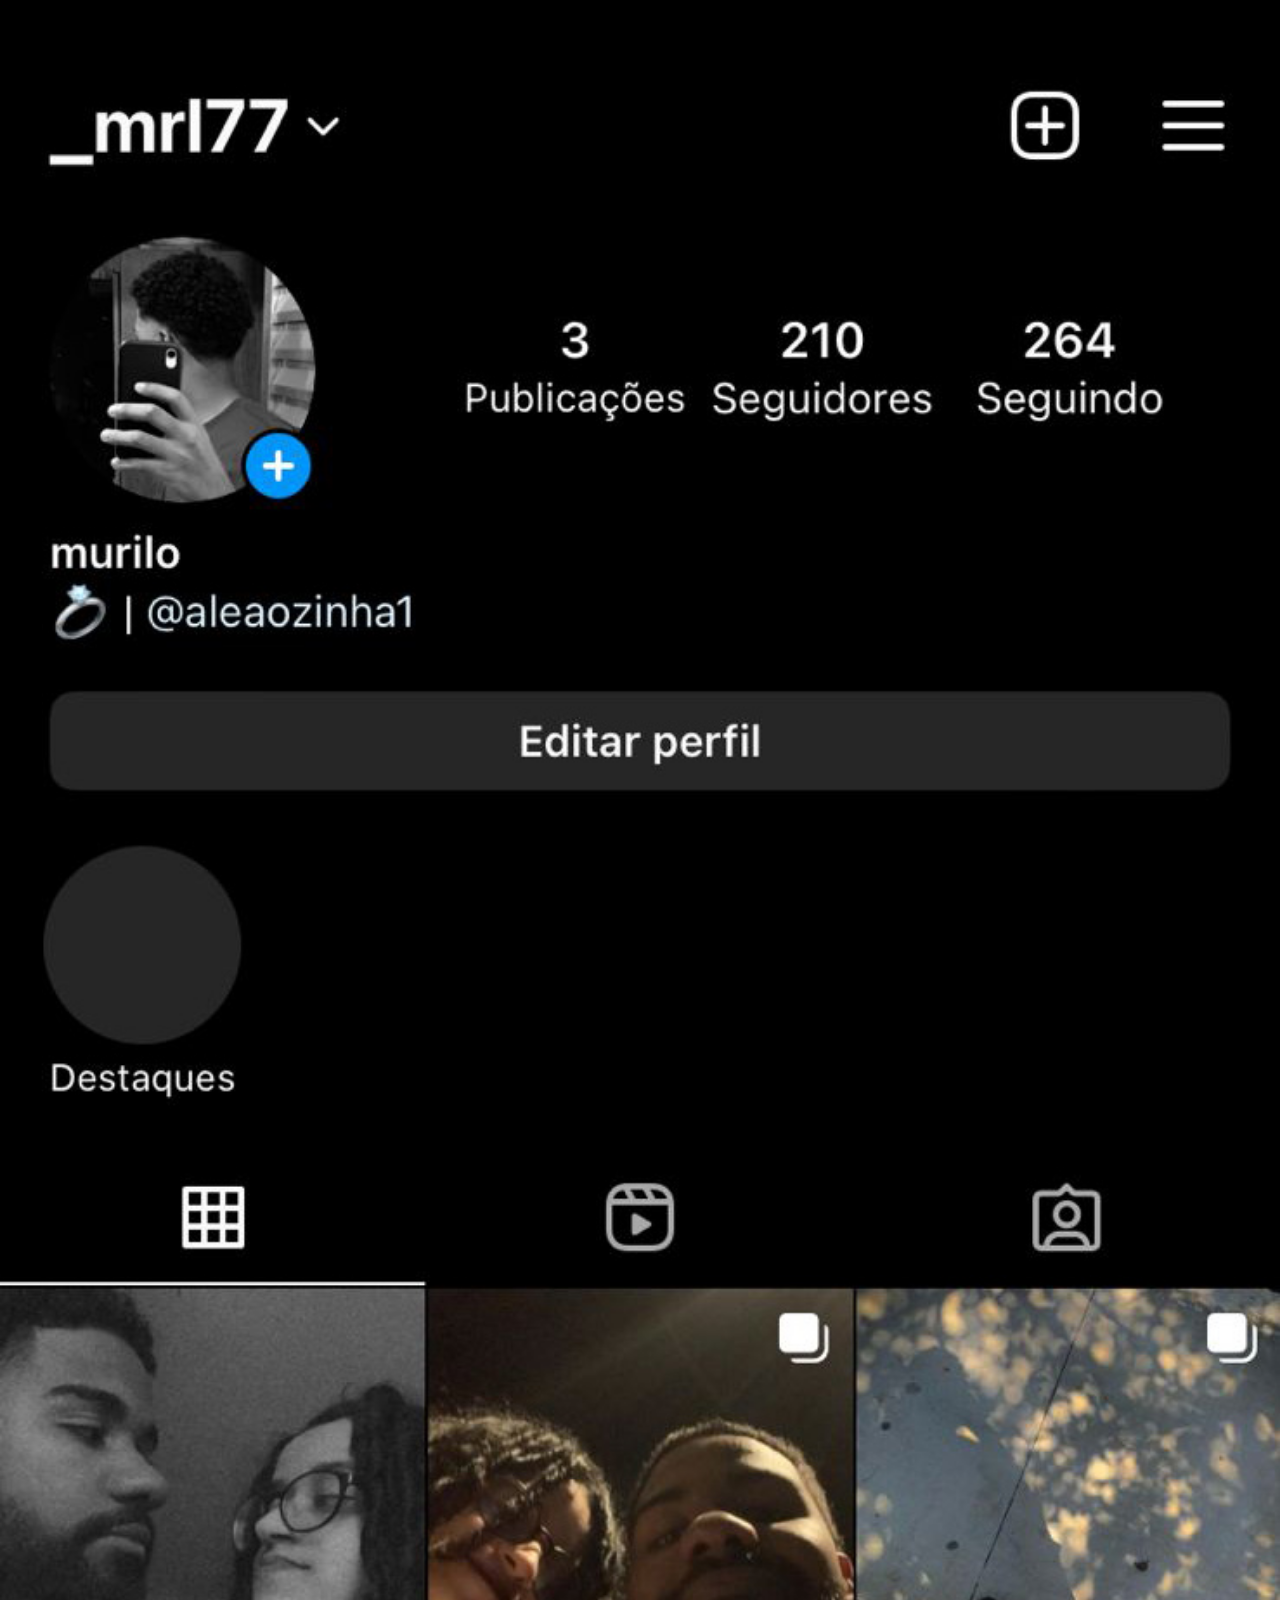
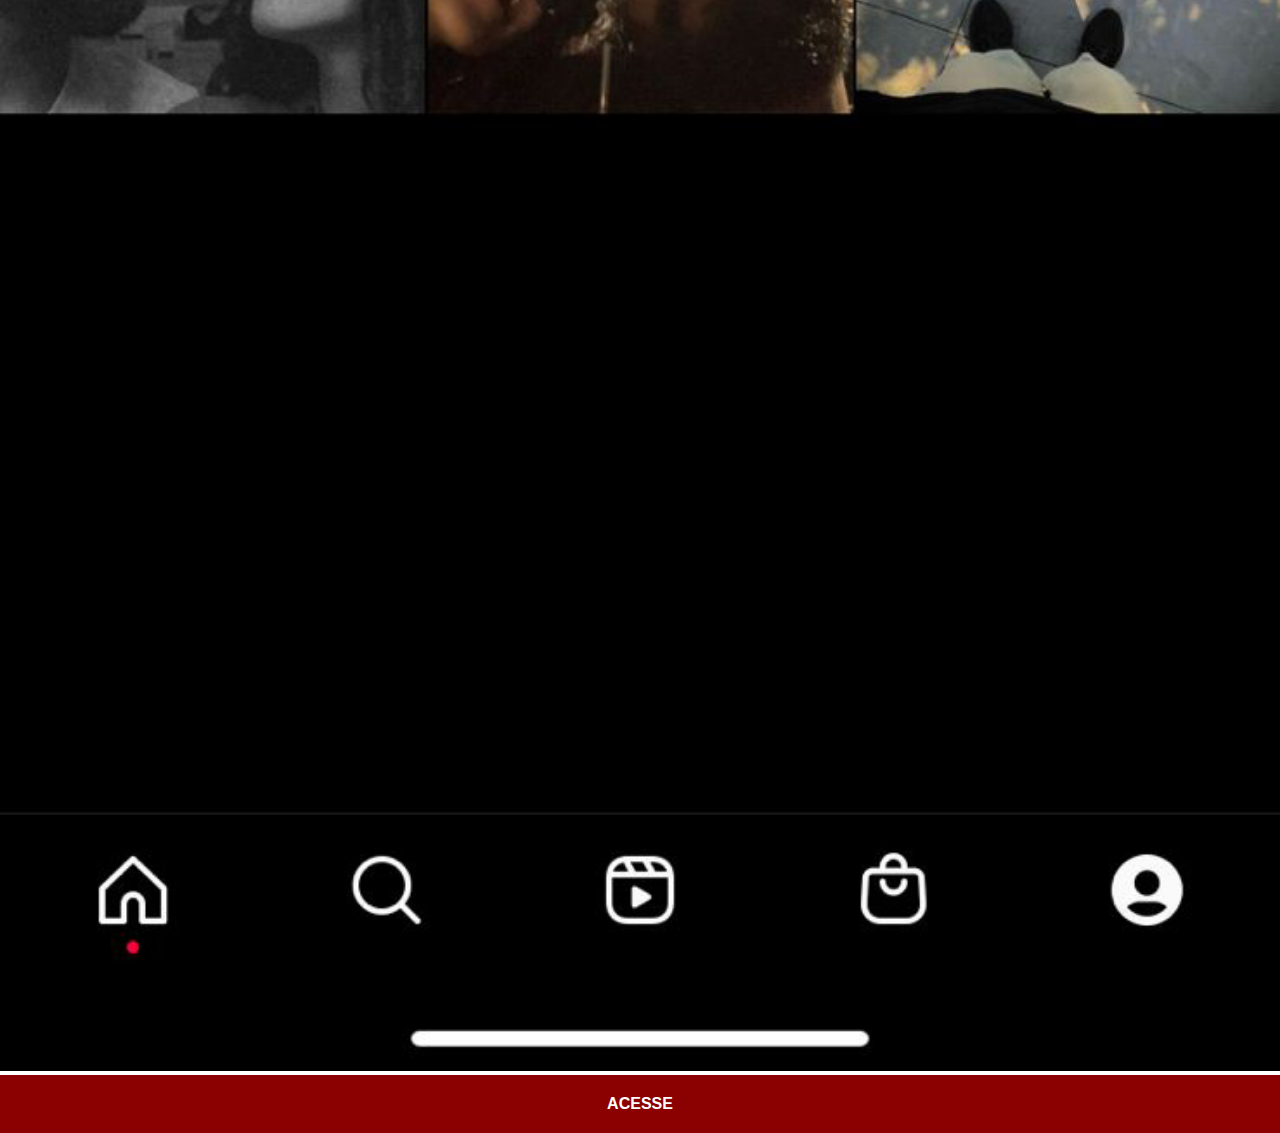
<file: Projeto Social/instagram.html>
<!DOCTYPE html>
<html lang="pt-br">
<head>
    <meta charset="UTF-8">
    <meta http-equiv="X-UA-Compatible" content="IE=edge">
    <meta name="viewport" content="width=device-width, initial-scale=1.0">
    <link rel="stylesheet" href="estilos/social.css">
    <title>Instagram</title>
</head>
    
<body>
    <img src="imagens/tela-instagram.jpg" alt="Instagram">
    <a href="https://www.instagram.com/_mrl77/" target="_blank">ACESSE</a>
</body>
</html>
</file>
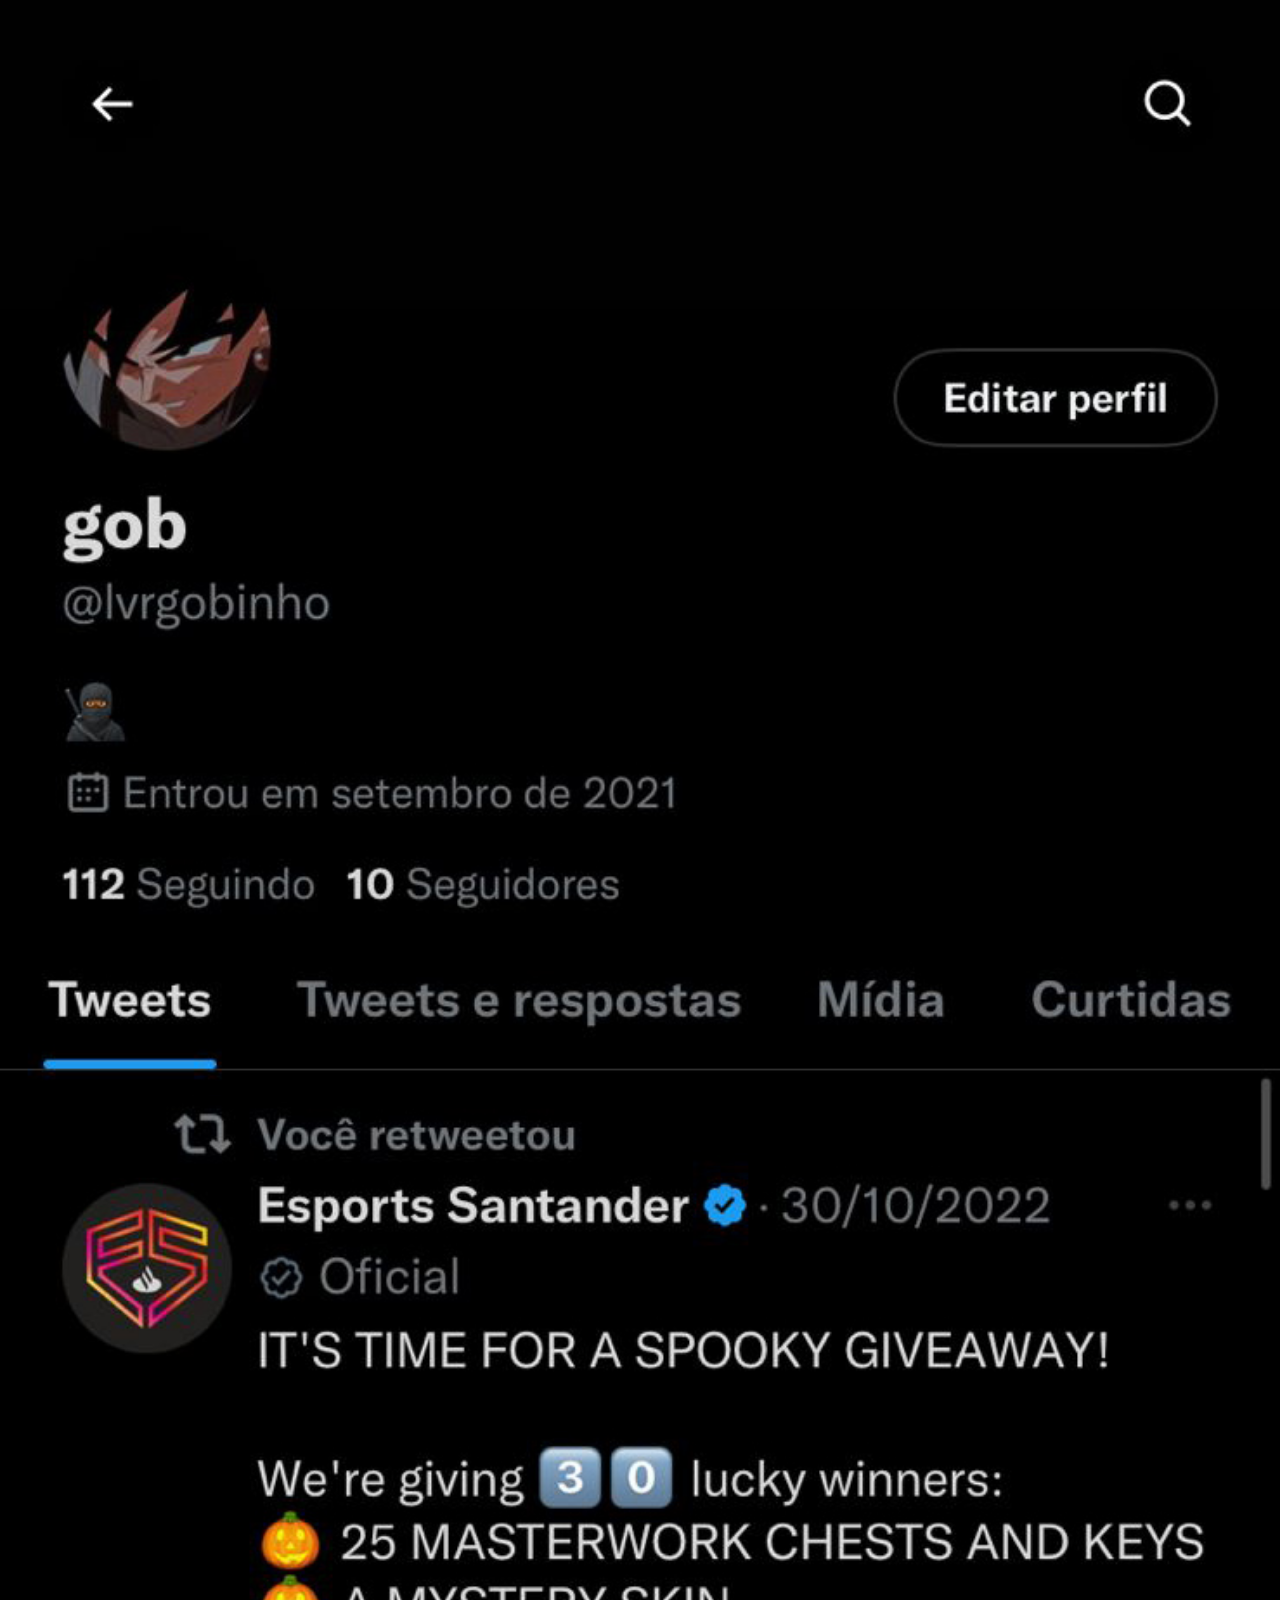
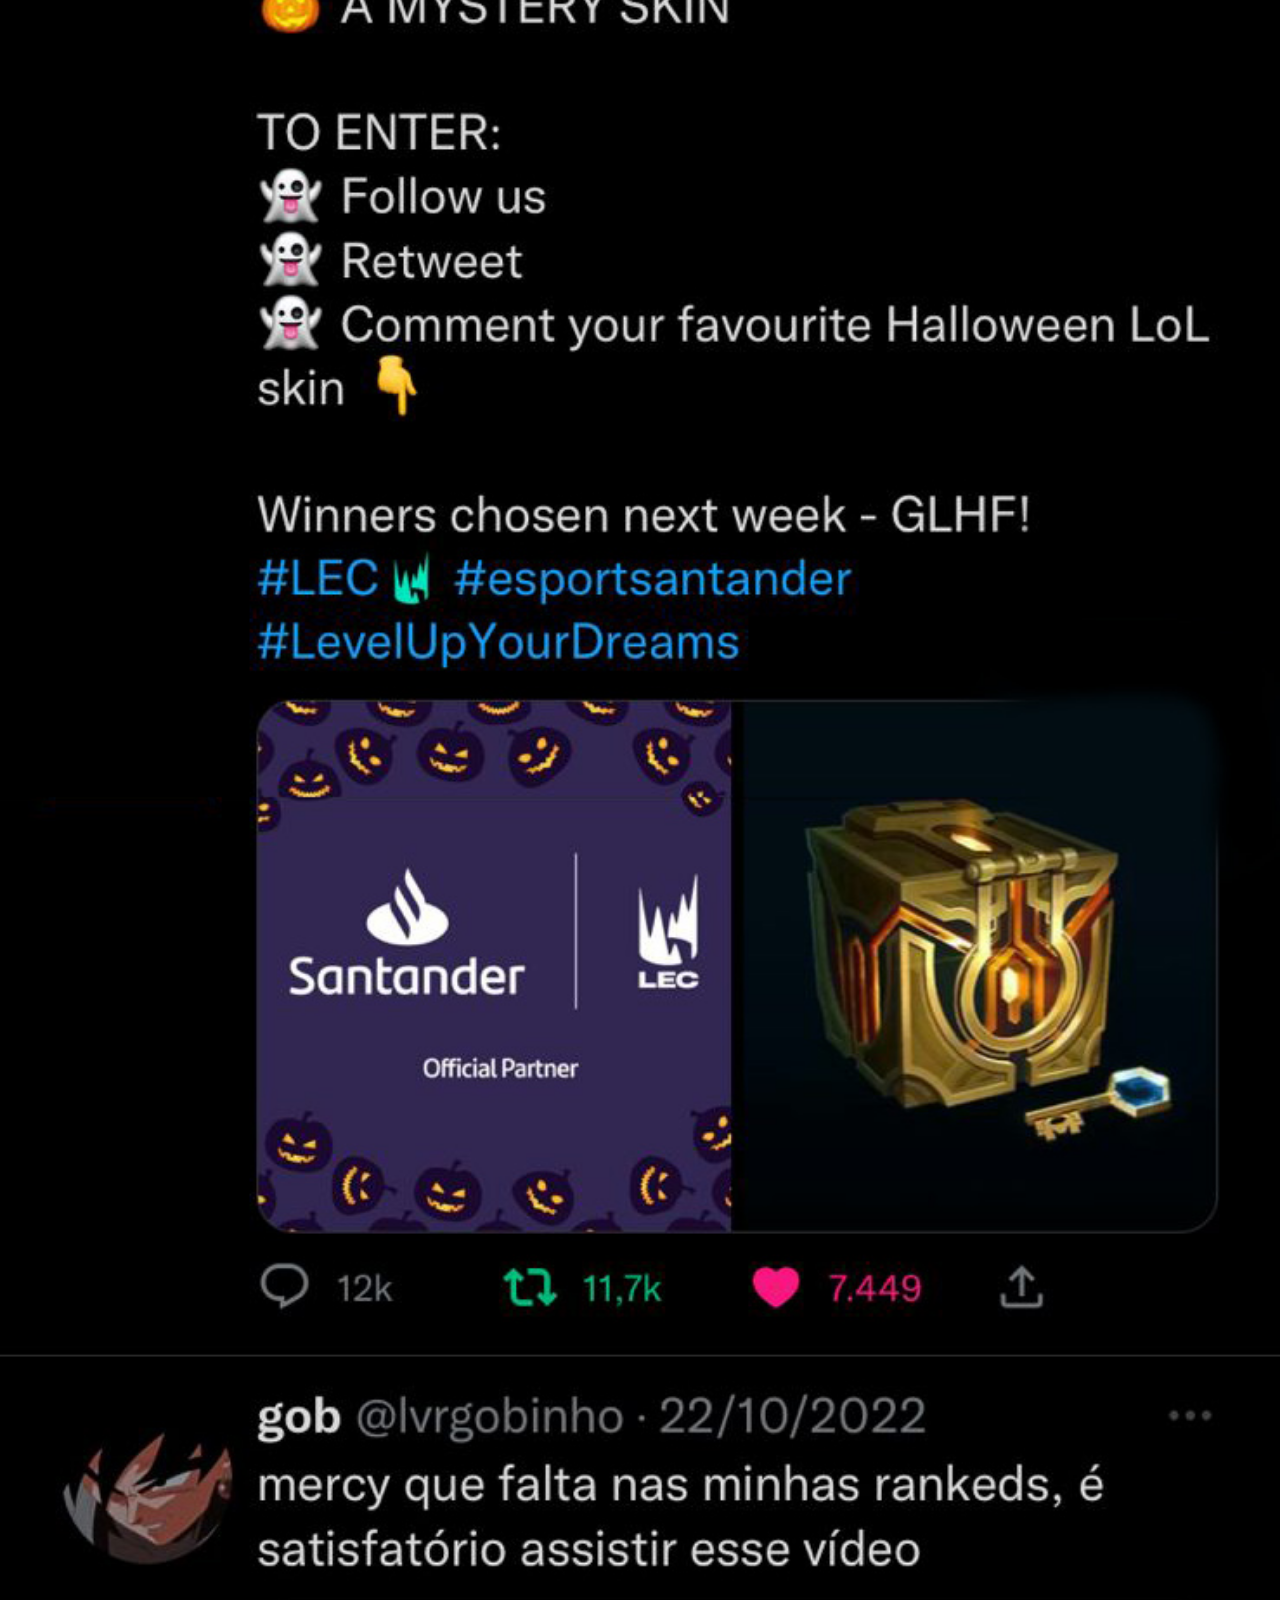
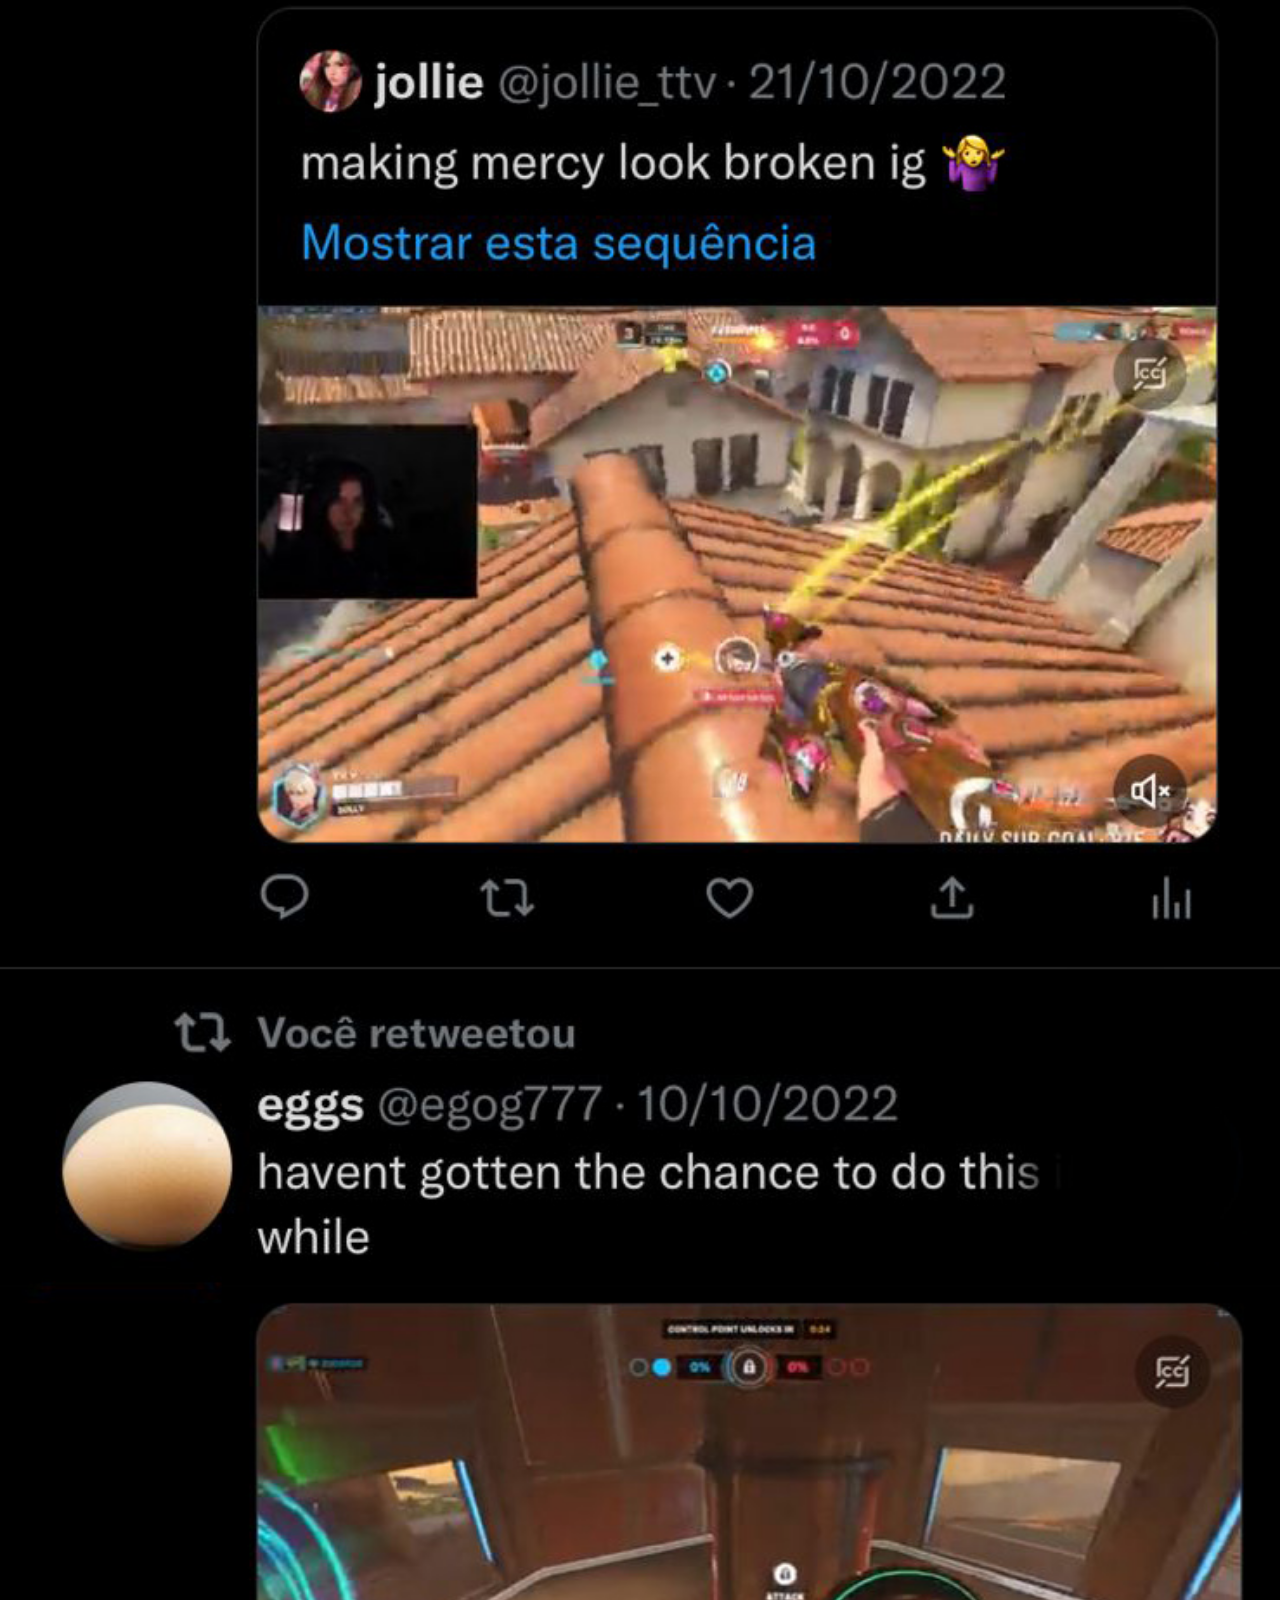
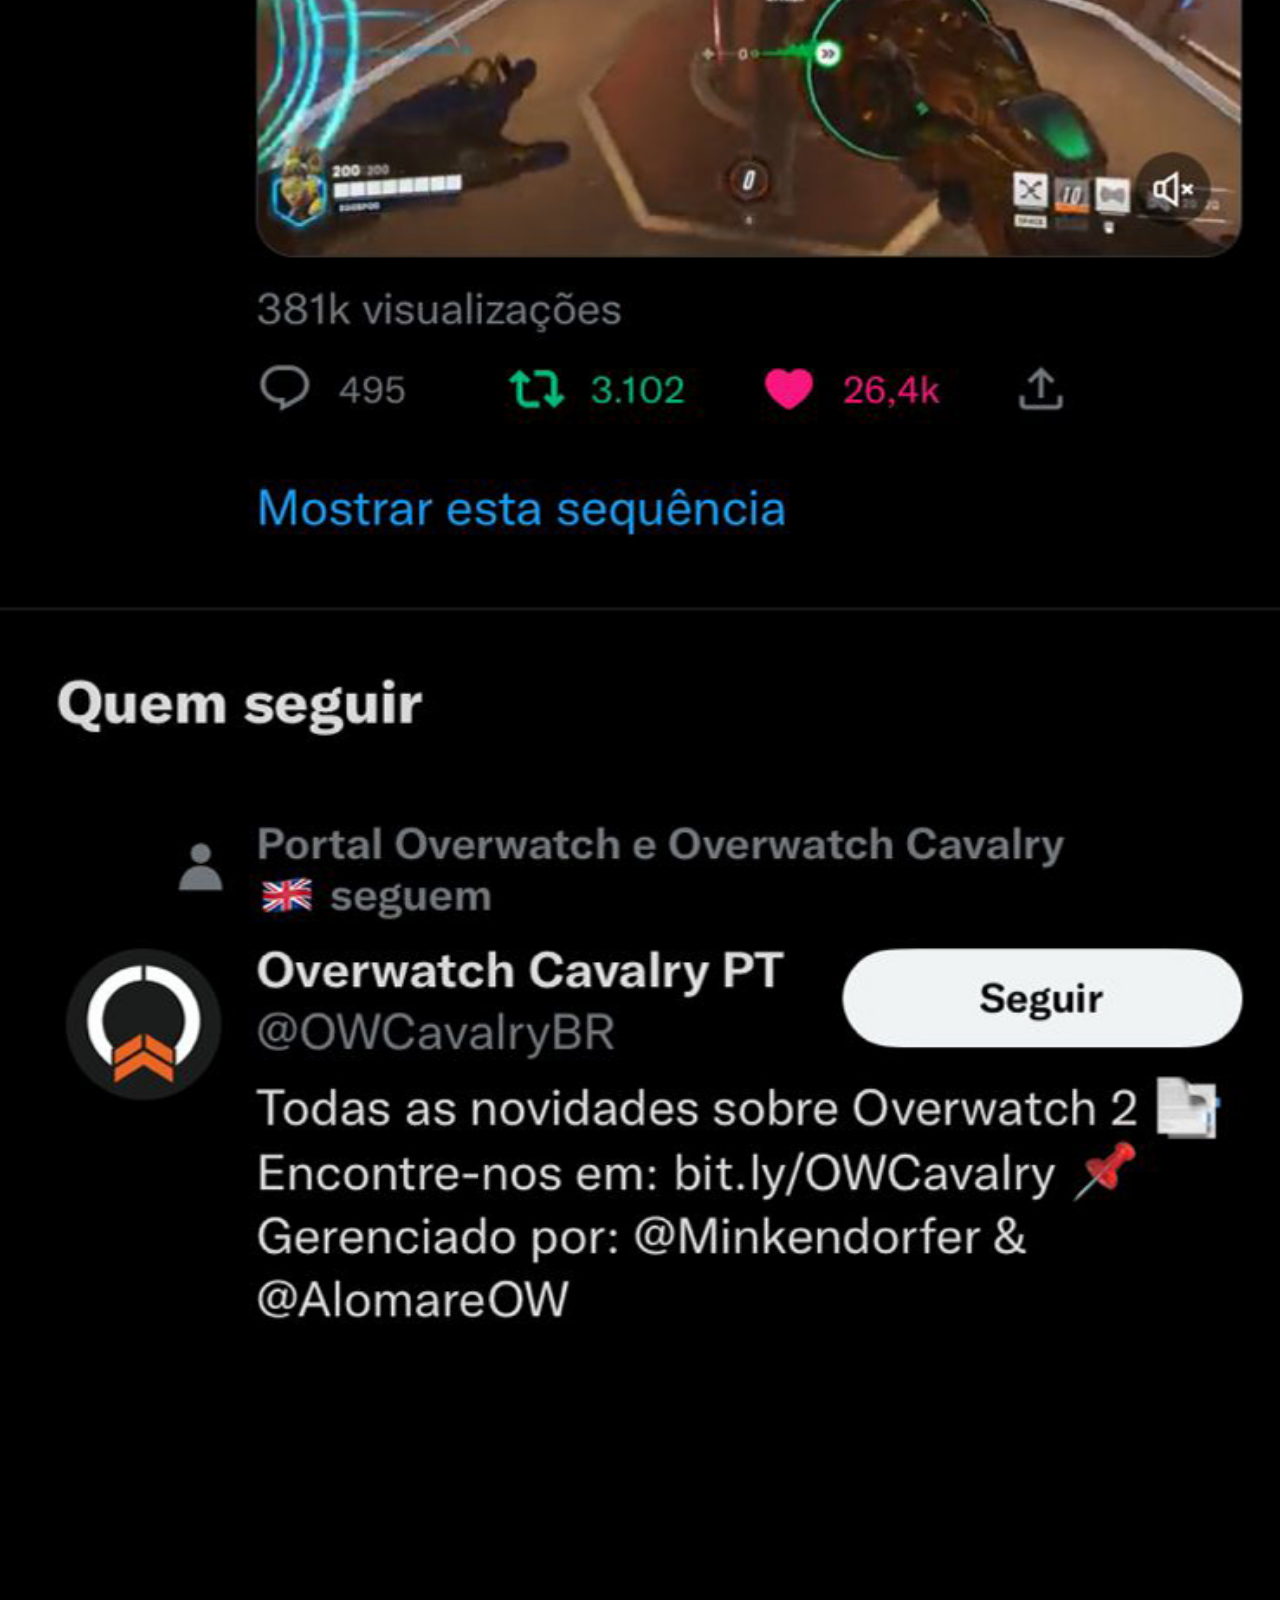
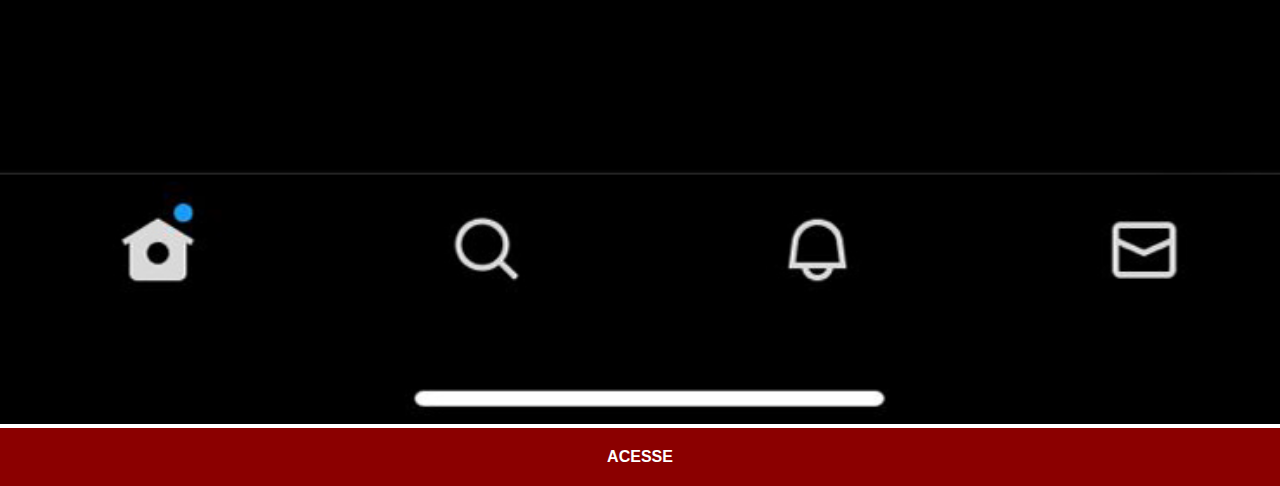
<file: Projeto Social/twitter.html>
<!DOCTYPE html>
<html lang="pt-br">
<head>
    <meta charset="UTF-8">
    <meta http-equiv="X-UA-Compatible" content="IE=edge">
    <meta name="viewport" content="width=device-width, initial-scale=1.0">
    <link rel="stylesheet" href="estilos/social.css">
    <title>Twitter</title>
</head>
    
<body>
    <img src="imagens/tela-twitter.jpg" alt="Twitter">
    <a href="https://twitter.com/lvrgobinho" target="_blank">ACESSE</a>
</body>
</html>
</file>
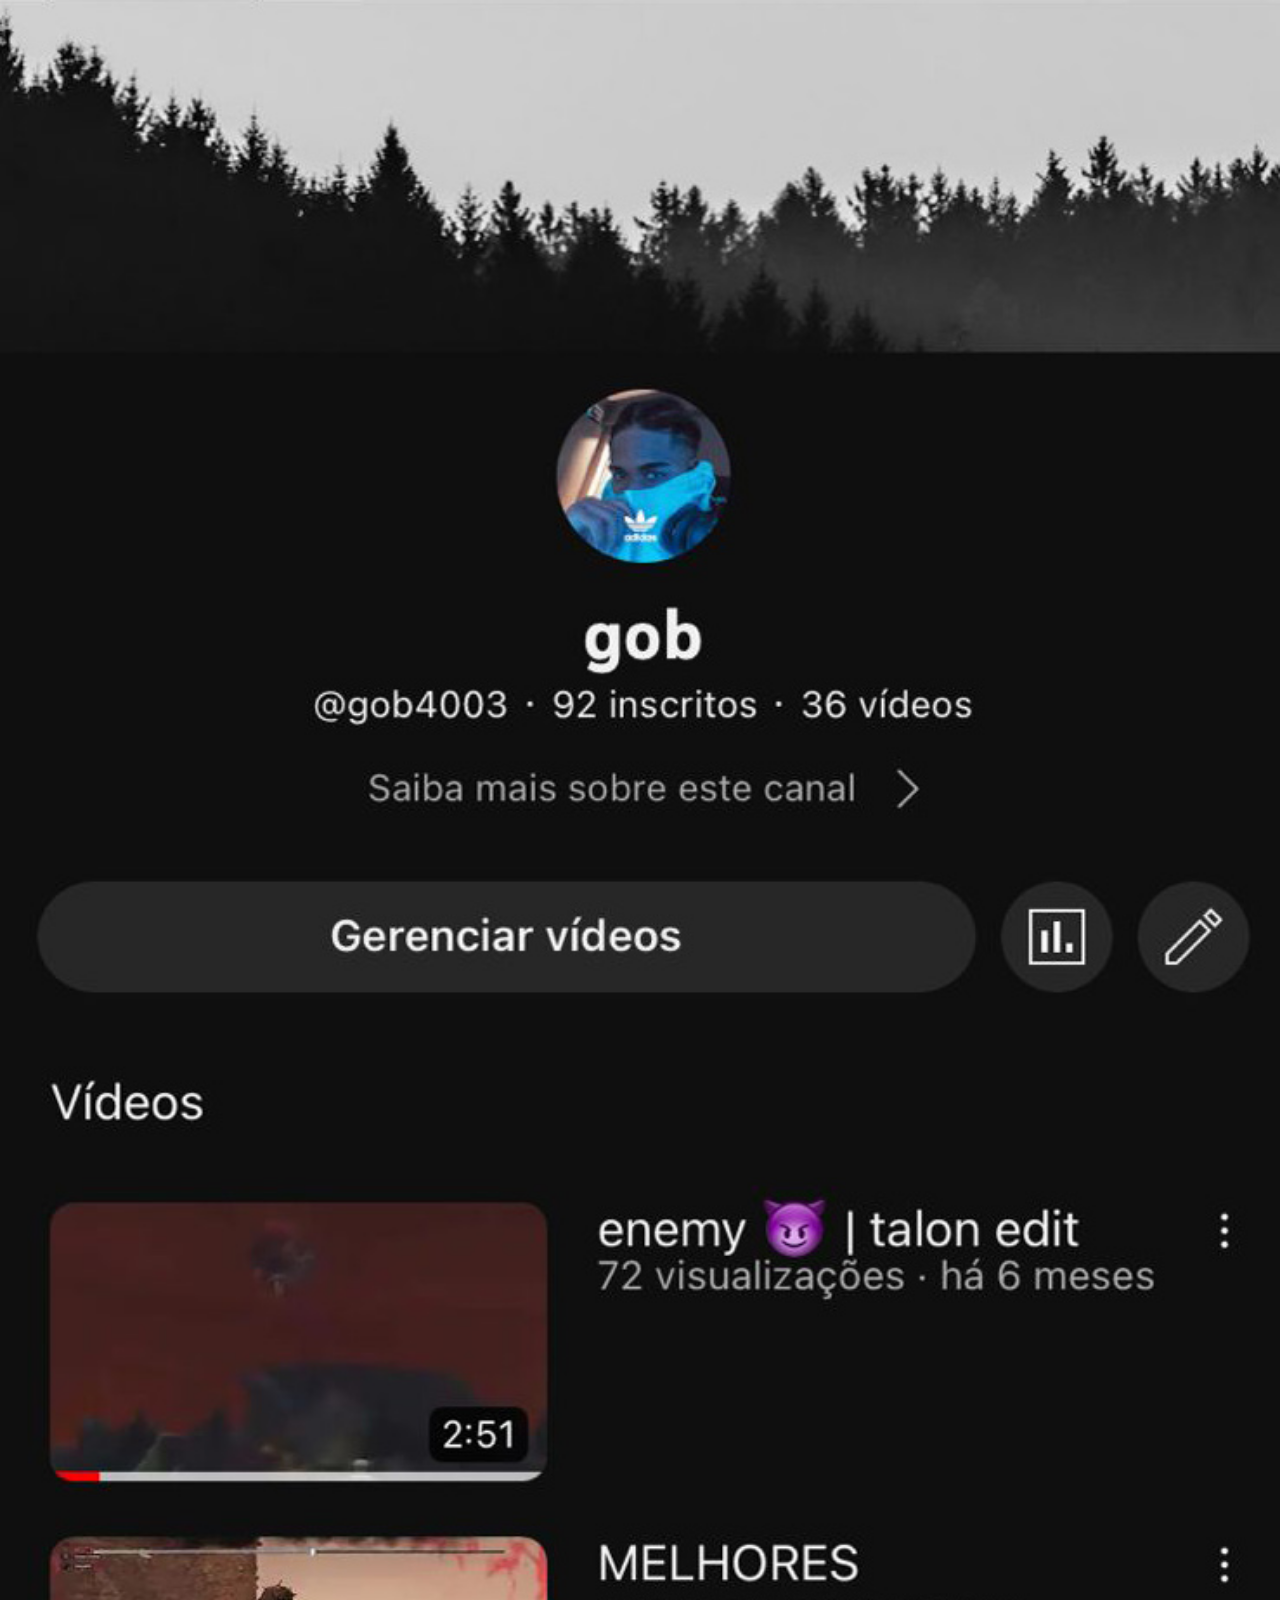
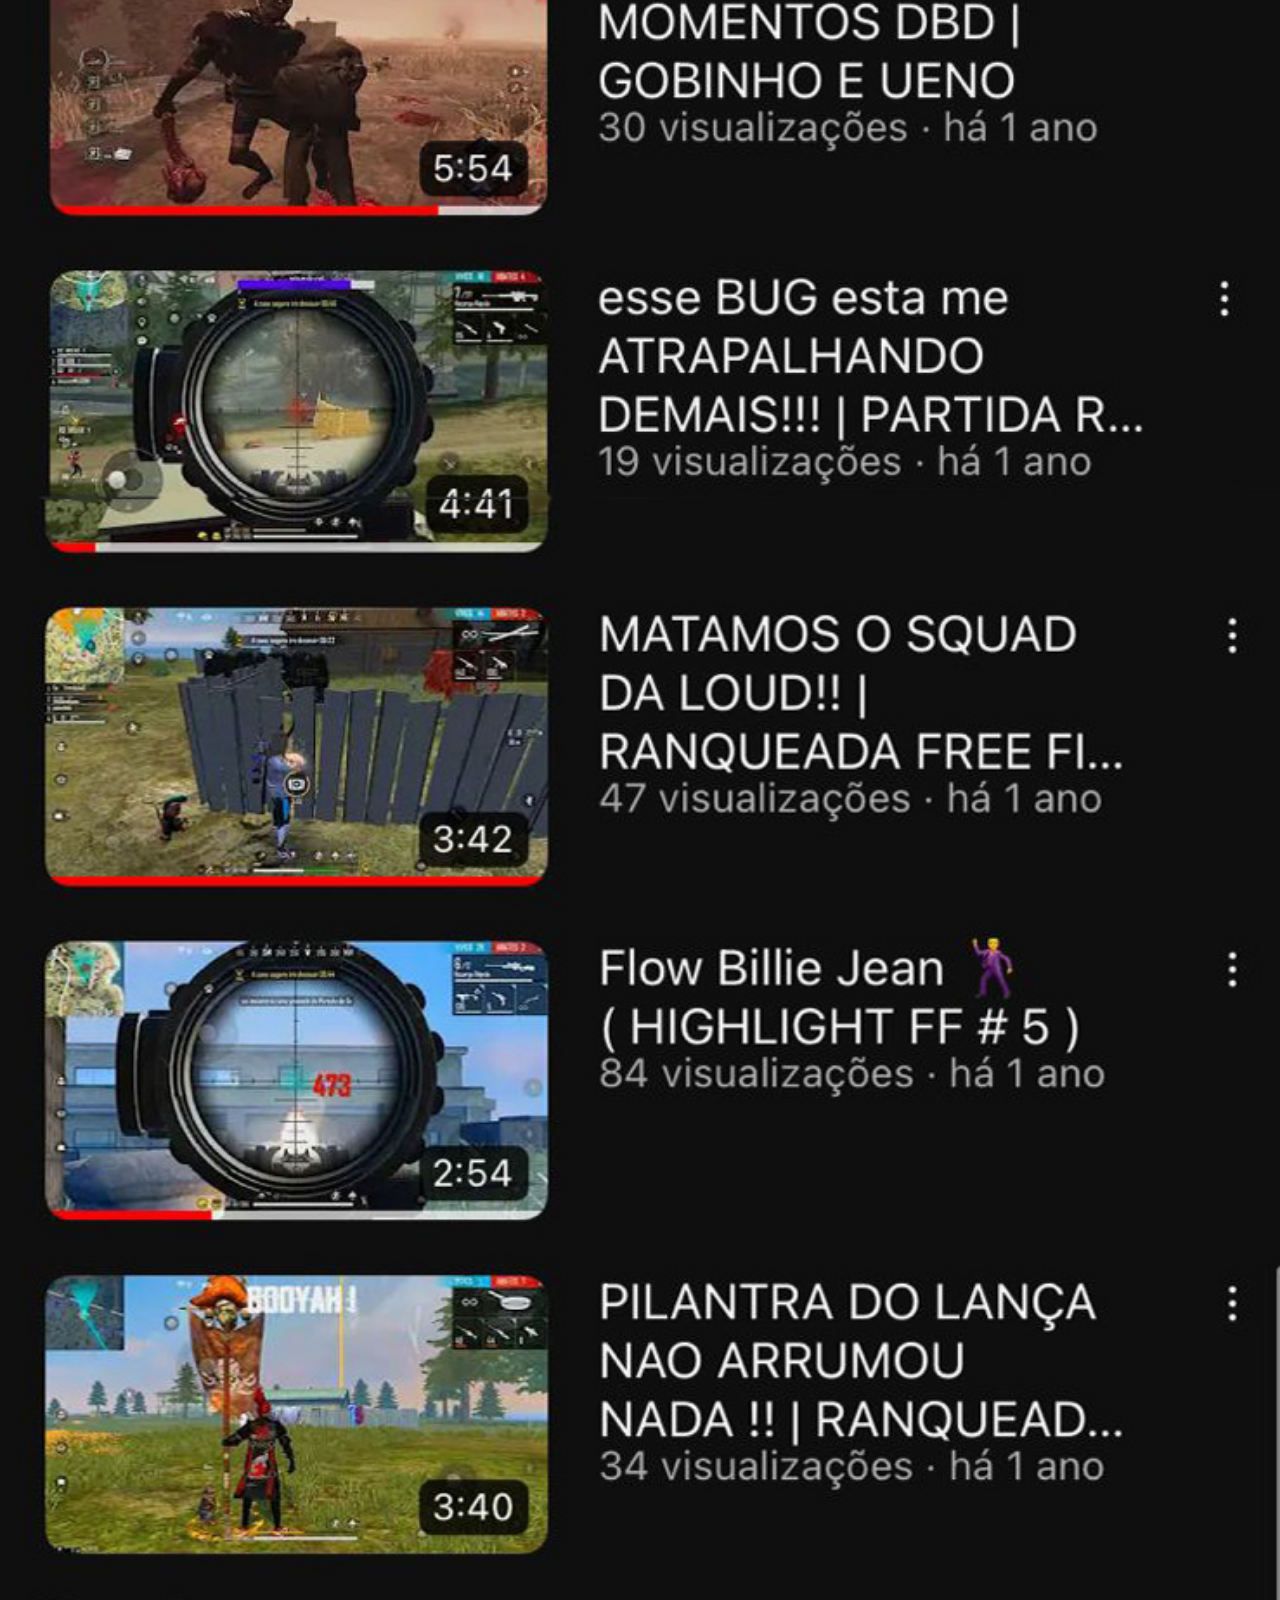
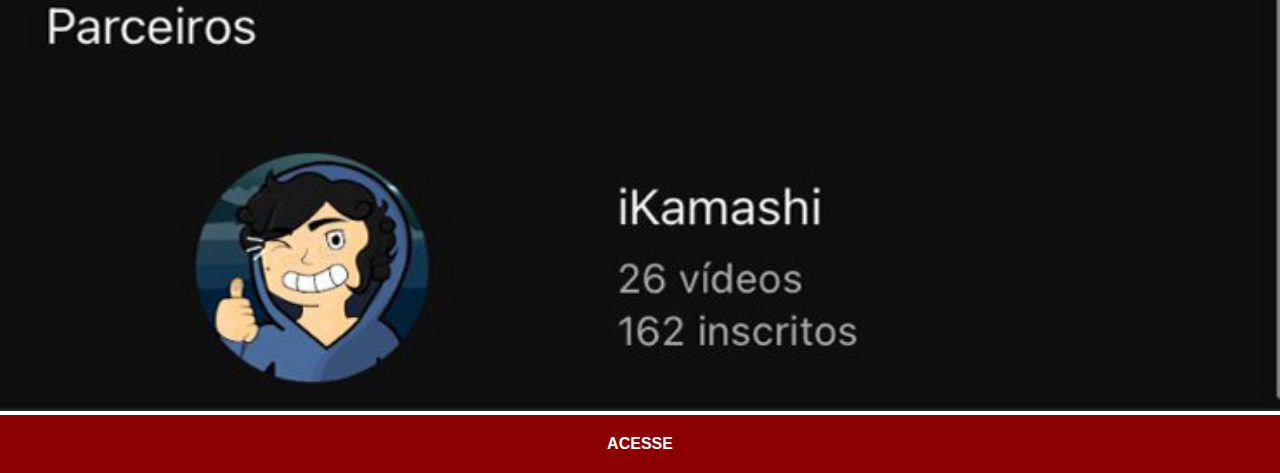
<file: Projeto Social/youtube.html>
<!DOCTYPE html>
<html lang="pt-br">
<head>
    <meta charset="UTF-8">
    <meta http-equiv="X-UA-Compatible" content="IE=edge">
    <meta name="viewport" content="width=device-width, initial-scale=1.0">
    <link rel="stylesheet" href="estilos/social.css">
    <title>Youtube</title>
</head>
    
<body>
    <img src="imagens/tela-youtube.jpg" alt="Youtube">
    <a href="https://www.youtube.com/channel/UCGWA9PBLS1ycuJ-kKOBOU-w/featured" target="_blank">ACESSE</a>
</body>
</html>
</file>
<file: [EX]Cordel Moderno/estilo/style.css>
@charset "utf-8";

/* @import url('https://fonts.googleapis.com/css2?family=Passion+One&family=Sriracha&display=swap'); */

@import url('https://fonts.googleapis.com/css2?family=Passion+One&display=swap');

@import url('https://fonts.googleapis.com/css2?family=Sriracha&display=swap');

:root {
    --fonte1: Verdana, Geneva, Tahoma, sans-serif;
    --fonte2: 'Passion One', cursive;
    --fonte3: 'Sriracha', cursive;
}

* {
    margin: 0px;
    padding: 0px;
}

html, body {
    min-height: 100%;
    background-color: rgb(92, 89, 89);
    font-family: var(--fonte1);
}
header {
    background-color: black;
    color: white;
    text-align: center;
}

header > h1 {
    padding-top: 50px;
    font-variant: small-caps; /* Transforma todas as letras em maisculas porem as primeiras letras ficam maiores*/
    font-family: var(--fonte2);
    font-size: 3.5vw;
}

header > p {
    padding-bottom: 50px;
}

header a, footer a {
    color: white;
    text-decoration: none;
    font-weight: bolder;
}

header a:hover, footer a:hover {
    text-decoration: underline;
}

section {
    padding-top: 10vh;
    padding-bottom: 10vh;
    line-height: 2em;
    padding-left: 30px;
    font-family: var(--fonte3);
    font-size: 2em;
}

section > p {
    padding-bottom: 1em;
}

section.normal {
    background-color: white;
    color: black;
}

section.imagem {
    background-color: rgb(51, 51, 51);
    color: white;
    box-shadow: inset 6px 6px 13px 0px black; /* coloca uma sombra interna na imagem */
    background-size: cover; /* ajusta o tamanho da imagem */
    background-attachment: fixed; /* fixa a imagem no fundo do site, assim quando a pagina for scrollada a imagem fica fixa fazendo um efeito parallax */
}

section.imagem > p {
    display: inline-block;
    width: 400px;
    background-color: rgba(17, 16, 0, 0.466);
    padding: 5px;
    text-shadow: 1px 1px 0px black;
}

section#img01 {
    background-image: url(../estilo/imagens/background001.jpg);
    background-position: right center;
}

section#img02 {
    background-image: url(../estilo/imagens/background002.jpg);
    background-position: right center;
}


footer {
    background-color: black;
    color: white;
    text-align: center;
    padding: 10px;
}
</file>
<file: Projeto Login/estilos/style.css>
@charset "UTF-8";

* {
    font-family: system-ui, -apple-system, BlinkMacSystemFont, 'Segoe UI', Roboto, Oxygen, Ubuntu, Cantarell, 'Open Sans', 'Helvetica Neue', sans-serif;
    
    padding: 0px;
    margin: 0px;
    box-sizing: border-box;
}

body,html {
    background-color: rgb(40, 40, 75);
    height: 100vh;
    width: 100vw;
}

main {
    position: relative;
    height: 100vh;
    width: 100vw;
}

section#login {
    position: absolute;
    top: 50%;
    left: 50%;
    overflow: hidden;

    background-color: white;
    width: 250px;
    height: 515px;
    border-radius: 20px;
    box-shadow: 0px 0px 10px rgba(0, 0, 0, 0.425);

    transition: width .3s, height .3s; /* coloca uma animação ao aumentar e diminuir a pagina*/
    transition-timing-function: ease; /* coloca um efeito "suave" ao aumentar e diminuir a pagina*/
    transform: translate(-50%, -50%);
}

section#login > div#imagem {
    display: block;
    background: rgb(40, 40, 75) url(../imagens/tela-login.jpg) no-repeat;
    height: 200px;
    background-size: cover;
    background-position:  left bottom;
    border-top-left-radius: 20px;
    border-top-right-radius: 20px;
}

section#login > div#formulario {
    display: block;
    padding: 10px;
}

div#formulario > h1 {
    text-align: center;
    margin-bottom: 10px;
}

div#formulario > p {
    font-size: 0.8em;
}

form > div.campo {
    display: block;
    border: 2px solid rgb(65, 114, 131);
    width: 100%;
    height: 40px;
    border-radius: 8px;
    margin: 5px 0px;
    background-color: rgb(65, 114, 131);
}

div.campo > label {
    display: none;
}

div.campo > span {
    color: white;
    /* background-color:black ; */
    font-size: 2em;
    width: 40px;
    padding: 5px;
}

div.campo > input {
    background-color: rgb(143, 214, 238);
    font-size: 1em;
    width: calc(100% - 45px);
    height: 100%;
    border: 0px;
    border-radius: 8px;
    padding: 4px;
    transform: translateY(-12px);
}

div.campo >input:focus-within{ /* adiciona um efeito ao clicar */
    background-color: white;
} 

form > input[type=submit] {
    display: block;
    font-size: 1em;
    width: 100%;
    height: 40px;
    background-color: rgb(65, 114, 131);
    color: white;
    border: none;
    border-radius: 5px;
}

form > input[type=submit]:hover {
    background-color: rgb(36, 63, 71);
}

form > a.botao:hover {
    background-color: rgb(23, 197, 250);
}

form > a.botao {
    display: block;
    text-align: center;
    font-size: 1em;
    width: 100%;
    height: 40px;
    padding-top: 5px;
    margin-top: 5px;
    background-color:rgb(65, 114, 131);
    border-radius: 5px;
    text-decoration: none;
    color: white;
}
</file>
<file: Projeto Login/estilos/media-query.css>
@charset "UTF-8";

@media screen and (min-width: 768px) and (max-width: 992px) {
    body { /* CONFIGURAÇÃO PARA TABLET*/
        background-image: linear-gradient(to top, rgb(40, 40, 75),  rgb(65, 114, 131));
    }
    
    
    section#login {
        width: 80vw;
        height: 310px;
    }

    section#login > div#imagem {
        float: left;
        width: 30%;
        height: 100%;
        border-top-right-radius: 0px;
        border-bottom-left-radius: 20px;
    }

    section#login > div#formulario {
        float: right;
        width: 65%;
        margin: 10px;
    }
}

@media screen and (min-width: 992px) {
    body { /* CONFIGURAÇÃO PARA GRANDES TELAS*/
        background-image: linear-gradient(to top, rgb(40, 40, 75),  rgb(65, 114, 131));
    }
    
    section#login {
        width: 950px;
        height: 330px;
    }
    
    section#login > div#imagem {
        float: right;
        width: 50%;
        height: 100%;
        border-top-right-radius: 20px;
        border-top-left-radius: 0px;
        border-bottom-right-radius: 20px;
    }

    section#login > div#formulario {
        float: left;
        width: 50%;
    }

    div#formulario > h1 {
        font-size: 2em;
    }

    div#formulario > p {
        font-size: 1em;
    }
}
</file>
<file: Projeto Social/estilos/social.css>
*{
            margin: 0px;
            padding: 0px;
            font-family: Arial, Helvetica, sans-serif;
        }

        ::-webkit-scrollbar {  /*esconde a barra de rolagem */
            width: 0px;
            height: 0px;
        }

        img {
            width: 100vw;
        }

        a{
            display: block;
            background-color: darkred;
            padding: 20px;
            text-align: center;
            font-weight: bolder;
            text-decoration: none;
            color: white;
        }

        a:hover {
            background-color: red;
        }
</file>
<file: Projeto Social/estilos/style.css>
@charset "UTF-8";

* {  /* RESET */
    margin: 0px;
    padding: 0px;
    font-family: Arial, Helvetica, sans-serif;
}

html, body {
    height: 100vh;  /* altura total do navegador */
    width: 100vw;  /* largura total do navegador */
    background-color: black;
}

body {
    background: url(../imagens/fundo-madeira.jpg) no-repeat top center;
    background-size: cover; /* cobre a tela inteira */
    background-attachment: fixed ; /* fixa o background, assim a barra de rolagem n afeta o mesmo */
}

main {
    height: 100vh;
    position: relative;
}

section#telefone {
    position: absolute; /* me permite reposicionar o bloco */
    top: 50%; /*afasta 50% do topo */
    left: 50%; 
    transform: translate(-50%, -50%); /* ajusta o bloco negativamente */


    height: 627px;
    width: 311px;
    background: url(../imagens/frame-iphone.png) no-repeat ;
}

iframe#tela {
    position: relative;
    top: 80px;
    left: 22px;
    width: 267px;
    height: 471px;
}

section#redes-sociais {
    text-align: right;
}

section#redes-sociais img {
    width: 50px;
    margin: 10px;
    border-radius: 15px;
    box-shadow: 2px 2px 5px rgba(0, 0, 0, 0.418);
    box-sizing: border-box; /* faz com que a borda das imagens façam parte da caixa */
}

section#redes-sociais img:hover {
    border: 2px solid rgba(255, 255, 255, 0.863);
    transform: translate(-3px, -3px); /* serve para tirar um item do lugar ao passar o mouse em cima */
    box-shadow: 5px 5px 10px rgba(0, 0, 0, 0.452);
    transition: transform .3s;
}
</file>
